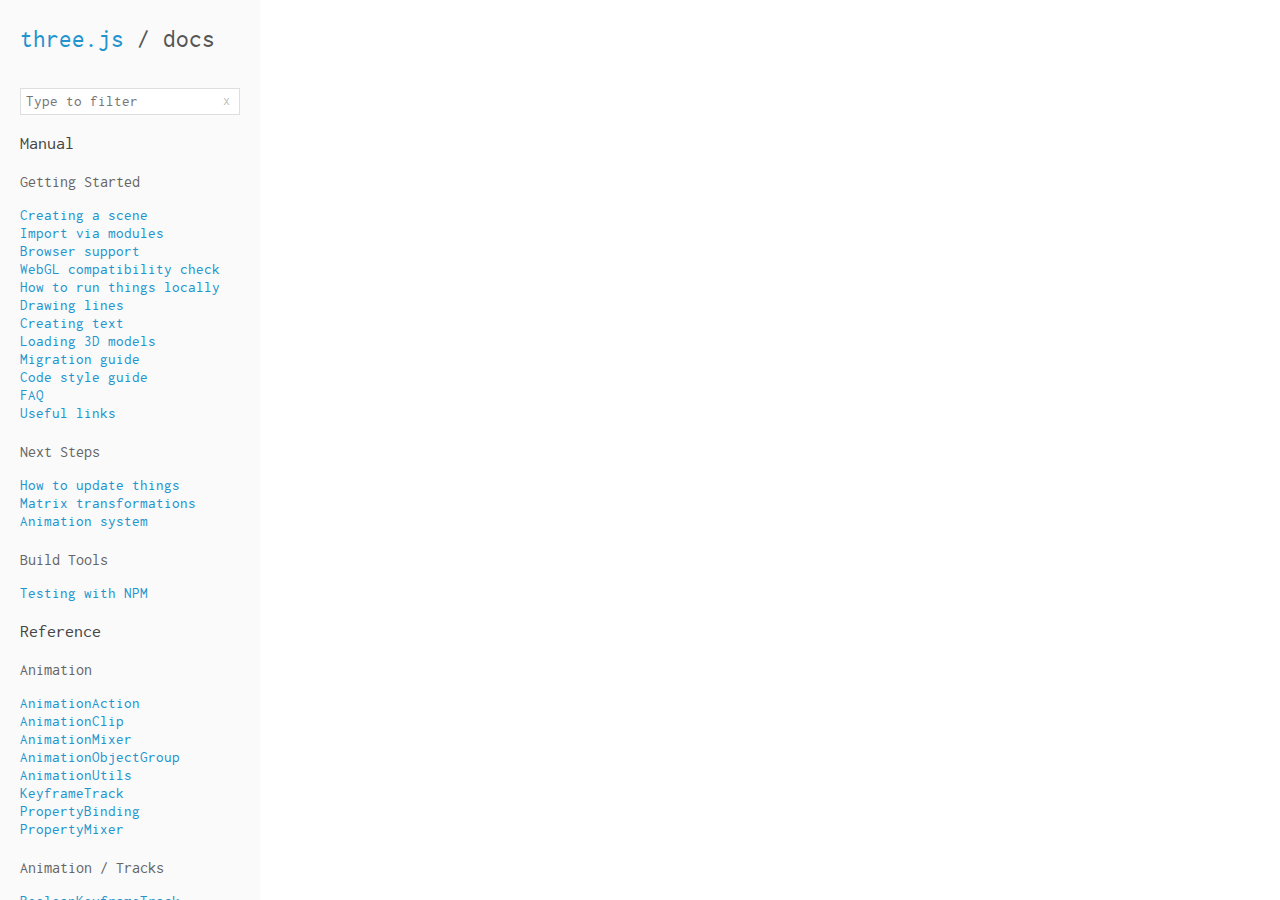
<file: docs/index.html>
<!DOCTYPE html>
<html lang="en">
	<head>
		<meta charset="utf-8">
		<title>three.js / documentation</title>
		<meta name="viewport" content="width=device-width, user-scalable=no, minimum-scale=1.0, maximum-scale=1.0">
		<link type="text/css" rel="stylesheet" href="index.css">
	</head>
	<body>

		<div id="panel" class="collapsed">

			<h1><a href="http://threejs.org">three.js</a> / docs</h1>

			<a id="expandButton" href="#">
				<span></span>
				<span></span>
				<span></span>
			</a>

			<div class="filterBlock" >
				<input type="text" id="filterInput" placeholder="Type to filter" autocorrect="off" autocapitalize="off" spellcheck="false">
				<a href="#" id="clearFilterButton">x</a>
			</div>
			<div id="content"></div>

		</div>

		<iframe name="viewer"></iframe>

		<script src="list.js"></script>

		<script>

			var panel = document.getElementById( 'panel' );
			var content = document.getElementById( 'content' );
			var clearFilterButton = document.getElementById( 'clearFilterButton' );
			var expandButton = document.getElementById( 'expandButton' );
			var filterInput = document.getElementById( 'filterInput' );
			var iframe = document.querySelector( 'iframe' );

			var pageProperties = {};
			var titles = {};
			var categoryElements = [];


			// Functionality for hamburger button (on small devices)

			expandButton.onclick = function ( event ) {

				event.preventDefault();
				panel.classList.toggle( 'collapsed' );

			};


			// Functionality for search/filter input field

			filterInput.oninput = function ( event ) {

				updateFilter();

			};


			// Functionality for filter clear button

			clearFilterButton.onclick = function ( event ) {

				event.preventDefault();

				filterInput.value = '';
				updateFilter();

			};

			// Activate content and title change on browser navigation

			window.onpopstate = createNewIframe;

			// Create the navigation panel and configure the iframe

			createNavigation();
			createNewIframe();

			// Navigation Panel

			function createLink( pageName, pageURL ) {

				var link = document.createElement( 'a' );
				link.href = pageURL + '.html';
				link.textContent = pageName;
				link.setAttribute( 'target', 'viewer' );
				link.addEventListener( 'click', function ( event ) {

					if ( event.button !== 0 || event.ctrlKey || event.altKey || event.metaKey ) return;

					window.location.hash = pageURL;
					panel.classList.add( 'collapsed' );

				} );

				return link;

			}

			function createNavigation() {

				// Create the navigation panel using data from list.js

				var navigation = document.createElement( 'div' );
				content.appendChild( navigation );

				for ( var section in list ) {

					// Create sections

					var categories = list[ section ];

					var sectionHead = document.createElement( 'h2' );
					sectionHead.textContent = section;
					navigation.appendChild( sectionHead );

					for ( var category in categories ) {

						// Create categories

						var pages = categories[ category ];

						var categoryContainer = document.createElement( 'div' );
						navigation.appendChild( categoryContainer );

						var categoryHead = document.createElement( 'h3' );
						categoryHead.textContent = category;
						categoryContainer.appendChild( categoryHead );

						var categoryContent = document.createElement( 'ul' );
						categoryContainer.appendChild( categoryContent );

						for ( var pageName in pages ) {

							// Create page links

							var pageURL = pages[ pageName ];

							var listElement = document.createElement( 'li' );
							categoryContent.appendChild( listElement );

							var linkElement = createLink( pageName, pageURL )
							listElement.appendChild( linkElement );

							// Gather the main properties for the current subpage

							pageProperties[ pageName ] = {
								section: section,
								category: category,
								pageURL: pageURL,
								linkElement: linkElement
							};

						// Gather the document titles (used for easy access on browser navigation)

						titles[ pageURL ] = pageName;

						}

						// Gather the category elements for easy access on filtering

						categoryElements.push( categoryContent );

					}

				}

			}


			// Filtering

			function updateFilter() {

				// (uncomment the following line and the "Query strings" section, if you want query strings):
				// updateQueryString();

				var regExp = new RegExp( filterInput.value, 'gi' );

				for ( var pageName in pageProperties ) {

					var linkElement = pageProperties[ pageName ].linkElement;
					var categoryClassList = linkElement.parentElement.classList;
					var filterResults = pageName.match( regExp );

					if ( filterResults && filterResults.length > 0 ) {

						// Accentuate matching characters

						for ( var i = 0; i < filterResults.length; i++ ) {

							var result = filterResults[ i ];

							if ( result !== '' ) {
								pageName = pageName.replace( result, '<b>' + result + '</b>' );
							}

						}

						categoryClassList.remove( 'hidden' );
						linkElement.innerHTML = pageName;

					} else {

						// Hide all non-matching page names

						categoryClassList.add( 'hidden' );

					}

				}

				displayFilteredPanel();

			}

			function displayFilteredPanel() {

				// Show/hide categories depending on their content
				// First check if at least one page in this category is not hidden

				categoryElements.forEach( function ( category ) {

					var pages = category.children;
					var pagesLength = pages.length;
					var sectionClassList = category.parentElement.classList;

					var hideCategory = true;

					for ( var i = 0; i < pagesLength; i ++ ) {

						var pageClassList = pages[ i ].classList;

						if ( ! pageClassList.contains( 'hidden' ) ) {

							hideCategory = false;

						}

					}

					// If and only if all page names are hidden, hide the whole category

					if ( hideCategory ) {

						sectionClassList.add( 'hidden' );

					} else {

						sectionClassList.remove( 'hidden' );

					}

				} );

			}


			// Routing

			function setUrlFragment( pageName ) {

				// Handle navigation from the subpages (iframes):
				// First separate the memeber (if existing) from the page name,
				// then identify the subpage's URL and set it as URL fragment (re-adding the member)

				var splitPageName = decomposePageName( pageName, '.', '.' );

				var currentProperties = pageProperties[ splitPageName[ 0 ] ];

				if ( currentProperties ) {

					window.location.hash = currentProperties.pageURL + splitPageName[ 1 ];

					createNewIframe();

				}

			}

			function createNewIframe() {

				// Change the content displayed in the iframe
				// First separate the member part of the fragment (if existing)

				var hash = window.location.hash.substring( 1 );
				var splitHash = decomposePageName( hash, '.', '#' );

				// Creating a new Iframe instead of assigning a new src is
				// a cross-browser solution to allow normal browser navigation;
				// - only assigning a new src would result in two history states each time.

				// Note: iframe.contentWindow.location.replace(hash) should work, too,
				// but it doesn't work in Edge with links from the subpages!

				var oldIframe;
				var subtitle;

				oldIframe = iframe;
				iframe = oldIframe.cloneNode();

				if(hash) {

					iframe.src = splitHash[ 0 ] + '.html' + splitHash[ 1 ];
					subtitle = titles[ splitHash[ 0 ] ] + splitHash[ 1 ] + ' - ';

				} else {

					iframe.src = '';
					subtitle = '';

				}

				document.body.replaceChild( iframe, oldIframe );
				document.title = subtitle + 'three.js docs';

			}

			function decomposePageName( pageName, oldDelimiter, newDelimiter ) {

				// Helper function for separating the member (if existing) from the pageName
				// For example: 'Geometry.morphTarget' can be converted to
				// ['Geometry', '.morphTarget'] or ['Geometry', '#morphTarget']
				// Note: According RFC 3986 no '#' allowed inside of an URL fragment!

				var parts = [];

				var dotIndex = pageName.indexOf( oldDelimiter );

				if ( dotIndex !== -1 ) {

					parts = pageName.split( oldDelimiter );
					parts[ 1 ] = newDelimiter + parts[ 1 ];

				} else {

					parts[ 0 ] = pageName;
					parts[ 1 ] = '';

				}

				return parts;

			}

			//

			console.log([
				'    __     __',
				' __/ __\\  / __\\__   ____   _____   _____',
				'/ __/  /\\/ /  /___\\/ ____\\/ _____\\/ _____\\',
				'\\/_   __/ /   _   / /  __/ / __  / / __  /_   __   _____',
				'/ /  / / /  / /  / /  / / /  ___/ /  ___/\\ _\\/ __\\/ _____\\',
				'\\/__/  \\/__/\\/__/\\/__/  \\/_____/\\/_____/\\/__/ /  / /  ___/',
				'                                         / __/  /  \\__  \\',
				'                                         \\/____/\\/_____/'
			].join('\n'));


		</script>

		<script src="../build/three.min.js"></script> <!-- console sandbox -->

	</body>

</html>
</file>
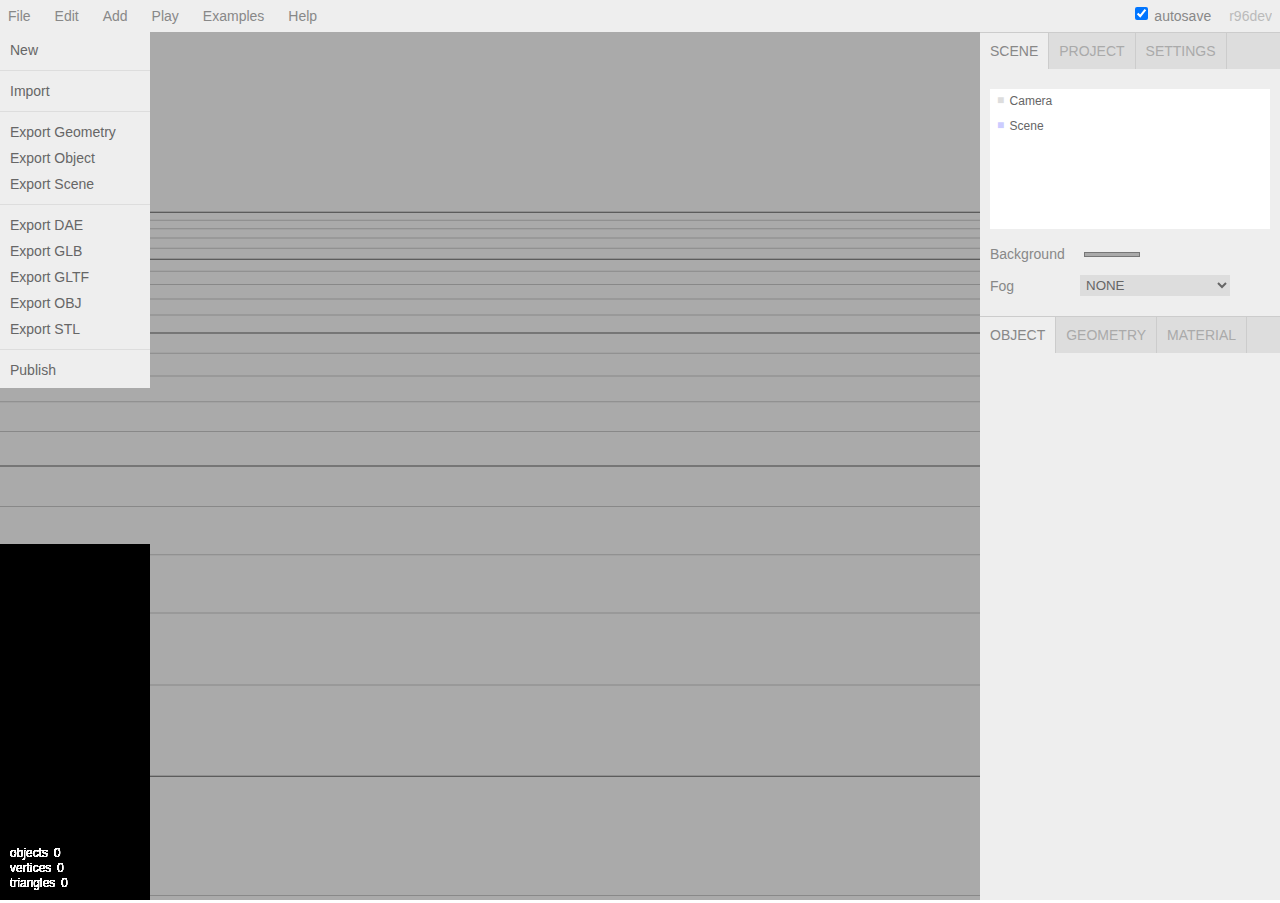
<file: editor/index.html>
<!DOCTYPE html>
<html lang="en">
	<head>
		<title>three.js / editor</title>
		<meta charset="utf-8">
		<meta name="viewport" content="width=device-width, user-scalable=no, minimum-scale=1.0, maximum-scale=1.0">
		<!-- Origin Trial Token, feature = WebVR (For Chrome M62+), origin = https://threejs.org, expires = 2018-08-30 -->
		<meta http-equiv="origin-trial" data-feature="WebVR (For Chrome M62+)" data-expires="2018-08-30" content="Ag80lPFLAvRyqP2W5I5XBzACxrTAQTWa3cXebXzq+WzW66nlQa6lvejGg1gdAMrzYbY6jUWp8g08kEnzb6svVgcAAABQeyJvcmlnaW4iOiJodHRwczovL3RocmVlanMub3JnOjQ0MyIsImZlYXR1cmUiOiJXZWJWUjEuMU02MiIsImV4cGlyeSI6MTUzNTYzNjYxOX0=">
		<!-- Origin Trial Token, feature = WebXR Device API, origin = https://threejs.org, expires = 2018-08-28 -->
		<meta http-equiv="origin-trial" data-feature="WebXR Device API" data-expires="2018-08-28" content="Ag7nJS0Q6nBKfmRY1XLKHslnz73amLhaf8RoFpYz36MpMq0oa30AETLXer74BIwa3t8uDXlR0n4W9f/o674Rqw4AAABQeyJvcmlnaW4iOiJodHRwczovL3RocmVlanMub3JnOjQ0MyIsImZlYXR1cmUiOiJXZWJYUkRldmljZSIsImV4cGlyeSI6MTUzNTQxNDQwMH0=">
		<!-- Origin Trial Token, feature = WebXR Gamepad Support, origin = https://threejs.org, expires = 2018-08-28 -->
		<meta http-equiv="origin-trial" data-feature="WebXR Gamepad Support" data-expires="2018-08-28" content="AsflqqNG2L/Eepy8xSwCYwWH5U7w3nN7Ak137jGxMeBFz9lqQVcMBqMTcMw6ZkxThB7ZM2Cn7hgPqX++ZlgC9wMAAABYeyJvcmlnaW4iOiJodHRwczovL3RocmVlanMub3JnOjQ0MyIsImZlYXR1cmUiOiJXZWJYUkdhbWVwYWRTdXBwb3J0IiwiZXhwaXJ5IjoxNTM1NDE0NDAwfQ==">
	</head>
	<body ontouchstart="">
		<link href="css/main.css" rel="stylesheet" />
		<link id="theme" href="css/light.css" rel="stylesheet" />

		<script src="../build/three.js"></script>
		<script src="../examples/js/libs/system.min.js"></script>

		<script src="../examples/js/controls/EditorControls.js"></script>
		<script src="../examples/js/controls/TransformControls.js"></script>

		<script src="../examples/js/libs/jszip.min.js"></script>
		<script src="../examples/js/libs/inflate.min.js"></script> <!-- FBX -->

		<script src="../examples/js/loaders/AMFLoader.js"></script>
		<script src="../examples/js/loaders/AWDLoader.js"></script>
		<script src="../examples/js/loaders/BabylonLoader.js"></script>
		<script src="../examples/js/loaders/ColladaLoader.js"></script>
		<script src="../examples/js/loaders/FBXLoader.js"></script>
		<script src="../examples/js/loaders/GLTFLoader.js"></script>
		<script src="../examples/js/loaders/deprecated/LegacyGLTFLoader.js"></script>
		<script src="../examples/js/loaders/KMZLoader.js"></script>
		<script src="../examples/js/loaders/MD2Loader.js"></script>
		<script src="../examples/js/loaders/OBJLoader.js"></script>
		<script src="../examples/js/loaders/MTLLoader.js"></script>
		<script src="../examples/js/loaders/PlayCanvasLoader.js"></script>
		<script src="../examples/js/loaders/PLYLoader.js"></script>
		<script src="../examples/js/loaders/STLLoader.js"></script>
		<script src="../examples/js/loaders/SVGLoader.js"></script>
		<script src="../examples/js/loaders/TGALoader.js"></script>
		<script src="../examples/js/loaders/TDSLoader.js"></script>
		<script src="../examples/js/loaders/VRMLLoader.js"></script>
		<script src="../examples/js/loaders/VTKLoader.js"></script>
		<script src="../examples/js/loaders/ctm/lzma.js"></script>
		<script src="../examples/js/loaders/ctm/ctm.js"></script>
		<script src="../examples/js/loaders/ctm/CTMLoader.js"></script>

		<script src="../examples/js/exporters/ColladaExporter.js"></script>
		<script src="../examples/js/exporters/GLTFExporter.js"></script>
		<script src="../examples/js/exporters/OBJExporter.js"></script>
		<script src="../examples/js/exporters/STLExporter.js"></script>

		<script src="../examples/js/renderers/Projector.js"></script>
		<script src="../examples/js/renderers/CanvasRenderer.js"></script>
		<script src="../examples/js/renderers/RaytracingRenderer.js"></script>
		<script src="../examples/js/renderers/SoftwareRenderer.js"></script>
		<script src="../examples/js/renderers/SVGRenderer.js"></script>

		<link rel="stylesheet" href="js/libs/codemirror/codemirror.css">
		<link rel="stylesheet" href="js/libs/codemirror/theme/monokai.css">
		<script src="js/libs/codemirror/codemirror.js"></script>
		<script src="js/libs/codemirror/mode/javascript.js"></script>
		<script src="js/libs/codemirror/mode/glsl.js"></script>

		<script src="js/libs/esprima.js"></script>
		<script src="js/libs/jsonlint.js"></script>
		<script src="js/libs/glslprep.min.js"></script>

		<link rel="stylesheet" href="js/libs/codemirror/addon/dialog.css">
		<link rel="stylesheet" href="js/libs/codemirror/addon/show-hint.css">
		<link rel="stylesheet" href="js/libs/codemirror/addon/tern.css">
		<script src="js/libs/codemirror/addon/dialog.js"></script>
		<script src="js/libs/codemirror/addon/show-hint.js"></script>
		<script src="js/libs/codemirror/addon/tern.js"></script>
		<script src="js/libs/acorn/acorn.js"></script>
		<script src="js/libs/acorn/acorn_loose.js"></script>
		<script src="js/libs/acorn/walk.js"></script>
		<script src="js/libs/ternjs/polyfill.js"></script>
		<script src="js/libs/ternjs/signal.js"></script>
		<script src="js/libs/ternjs/tern.js"></script>
		<script src="js/libs/ternjs/def.js"></script>
		<script src="js/libs/ternjs/comment.js"></script>
		<script src="js/libs/ternjs/infer.js"></script>
		<script src="js/libs/ternjs/doc_comment.js"></script>
		<script src="js/libs/tern-threejs/threejs.js"></script>

		<script src="js/libs/signals.min.js"></script>
		<script src="js/libs/ui.js"></script>
		<script src="js/libs/ui.three.js"></script>

		<script src="js/libs/app.js"></script>
		<script src="js/Player.js"></script>
		<script src="js/Script.js"></script>

		<script src="../examples/js/vr/WebVR.js"></script>

		<script src="js/Storage.js"></script>

		<script src="js/Editor.js"></script>
		<script src="js/Config.js"></script>
		<script src="js/History.js"></script>
		<script src="js/Loader.js"></script>
		<script src="js/Menubar.js"></script>
		<script src="js/Menubar.File.js"></script>
		<script src="js/Menubar.Edit.js"></script>
		<script src="js/Menubar.Add.js"></script>
		<script src="js/Menubar.Play.js"></script>
		<!-- <script src="js/Menubar.View.js"></script> -->
		<script src="js/Menubar.Examples.js"></script>
		<script src="js/Menubar.Help.js"></script>
		<script src="js/Menubar.Status.js"></script>
		<script src="js/Sidebar.js"></script>
		<script src="js/Sidebar.Scene.js"></script>
		<script src="js/Sidebar.Project.js"></script>
		<script src="js/Sidebar.Settings.js"></script>
		<script src="js/Sidebar.Settings.Shortcuts.js"></script>
		<script src="js/Sidebar.Settings.Viewport.js"></script>
		<script src="js/Sidebar.Properties.js"></script>
		<script src="js/Sidebar.Object.js"></script>
		<script src="js/Sidebar.Geometry.js"></script>
		<script src="js/Sidebar.Geometry.Geometry.js"></script>
		<script src="js/Sidebar.Geometry.BufferGeometry.js"></script>
		<script src="js/Sidebar.Geometry.Modifiers.js"></script>
		<script src="js/Sidebar.Geometry.BoxGeometry.js"></script>
		<script src="js/Sidebar.Geometry.CircleGeometry.js"></script>
		<script src="js/Sidebar.Geometry.CylinderGeometry.js"></script>
		<script src="js/Sidebar.Geometry.IcosahedronGeometry.js"></script>
		<script src="js/Sidebar.Geometry.PlaneGeometry.js"></script>
		<script src="js/Sidebar.Geometry.SphereGeometry.js"></script>
		<script src="js/Sidebar.Geometry.TorusGeometry.js"></script>
		<script src="js/Sidebar.Geometry.TorusKnotGeometry.js"></script>
		<script src="../examples/js/geometries/TeapotBufferGeometry.js"></script>
		<script src="js/Sidebar.Geometry.TeapotBufferGeometry.js"></script>
		<script src="js/Sidebar.Geometry.LatheGeometry.js"></script>
		<script src="js/Sidebar.Material.js"></script>
		<script src="js/Sidebar.Animation.js"></script>
		<script src="js/Sidebar.Script.js"></script>
		<script src="js/Sidebar.History.js"></script>
		<script src="js/Toolbar.js"></script>
		<script src="js/Viewport.js"></script>
		<script src="js/Viewport.Info.js"></script>

		<script src="js/Command.js"></script>
		<script src="js/commands/AddObjectCommand.js"></script>
		<script src="js/commands/RemoveObjectCommand.js"></script>
		<script src="js/commands/MoveObjectCommand.js"></script>
		<script src="js/commands/SetPositionCommand.js"></script>
		<script src="js/commands/SetRotationCommand.js"></script>
		<script src="js/commands/SetScaleCommand.js"></script>
		<script src="js/commands/SetValueCommand.js"></script>
		<script src="js/commands/SetUuidCommand.js"></script>
		<script src="js/commands/SetColorCommand.js"></script>
		<script src="js/commands/SetGeometryCommand.js"></script>
		<script src="js/commands/SetGeometryValueCommand.js"></script>
		<script src="js/commands/MultiCmdsCommand.js"></script>
		<script src="js/commands/AddScriptCommand.js"></script>
		<script src="js/commands/RemoveScriptCommand.js"></script>
		<script src="js/commands/SetScriptValueCommand.js"></script>
		<script src="js/commands/SetMaterialCommand.js"></script>
		<script src="js/commands/SetMaterialValueCommand.js"></script>
		<script src="js/commands/SetMaterialColorCommand.js"></script>
		<script src="js/commands/SetMaterialMapCommand.js"></script>
		<script src="js/commands/SetSceneCommand.js"></script>

		<script src="js/libs/html2canvas.js"></script>
		<script src="js/libs/three.html.js"></script>

		<script>

			window.URL = window.URL || window.webkitURL;
			window.BlobBuilder = window.BlobBuilder || window.WebKitBlobBuilder || window.MozBlobBuilder;

			Number.prototype.format = function (){
				return this.toString().replace(/(\d)(?=(\d{3})+(?!\d))/g, "$1,");
			};

			//

			var editor = new Editor();

			var viewport = new Viewport( editor );
			document.body.appendChild( viewport.dom );

			var toolbar = new Toolbar( editor );
			document.body.appendChild( toolbar.dom );

			var script = new Script( editor );
			document.body.appendChild( script.dom );

			var player = new Player( editor );
			document.body.appendChild( player.dom );

			var menubar = new Menubar( editor );
			document.body.appendChild( menubar.dom );

			var sidebar = new Sidebar( editor );
			document.body.appendChild( sidebar.dom );

			var modal = new UI.Modal();
			document.body.appendChild( modal.dom );

			//

			editor.setTheme( editor.config.getKey( 'theme' ) );

			editor.storage.init( function () {

				editor.storage.get( function ( state ) {

					if ( isLoadingFromHash ) return;

					if ( state !== undefined ) {

						editor.fromJSON( state );

					}

					var selected = editor.config.getKey( 'selected' );

					if ( selected !== undefined ) {

						editor.selectByUuid( selected );

					}

				} );

				//

				var timeout;

				function saveState( scene ) {

					if ( editor.config.getKey( 'autosave' ) === false ) {

						return;

					}

					clearTimeout( timeout );

					timeout = setTimeout( function () {

						editor.signals.savingStarted.dispatch();

						timeout = setTimeout( function () {

							editor.storage.set( editor.toJSON() );

							editor.signals.savingFinished.dispatch();

						}, 100 );

					}, 1000 );

				};

				var signals = editor.signals;

				signals.geometryChanged.add( saveState );
				signals.objectAdded.add( saveState );
				signals.objectChanged.add( saveState );
				signals.objectRemoved.add( saveState );
				signals.materialChanged.add( saveState );
				signals.sceneBackgroundChanged.add( saveState );
				signals.sceneFogChanged.add( saveState );
				signals.sceneGraphChanged.add( saveState );
				signals.scriptChanged.add( saveState );
				signals.historyChanged.add( saveState );

				signals.showModal.add( function ( content ) {

					modal.show( content );

				} );

			} );

			//

			document.addEventListener( 'dragover', function ( event ) {

				event.preventDefault();
				event.dataTransfer.dropEffect = 'copy';

			}, false );

			document.addEventListener( 'drop', function ( event ) {

				event.preventDefault();

				if ( event.dataTransfer.files.length > 0 ) {

					editor.loader.loadFile( event.dataTransfer.files[ 0 ] );

				}

			}, false );

			function onWindowResize( event ) {

				editor.signals.windowResize.dispatch();

			}

			window.addEventListener( 'resize', onWindowResize, false );

			onWindowResize();

			//

			var isLoadingFromHash = false;
			var hash = window.location.hash;

			if ( hash.substr( 1, 5 ) === 'file=' ) {

				var file = hash.substr( 6 );

				if ( confirm( 'Any unsaved data will be lost. Are you sure?' ) ) {

					var loader = new THREE.FileLoader();
					loader.crossOrigin = '';
					loader.load( file, function ( text ) {

						editor.clear();
						editor.fromJSON( JSON.parse( text ) );

					} );

					isLoadingFromHash = true;

				}

			}

			/*
			window.addEventListener( 'message', function ( event ) {

				editor.clear();
				editor.fromJSON( event.data );

			}, false );
			*/

		</script>
	</body>
</html>
</file>
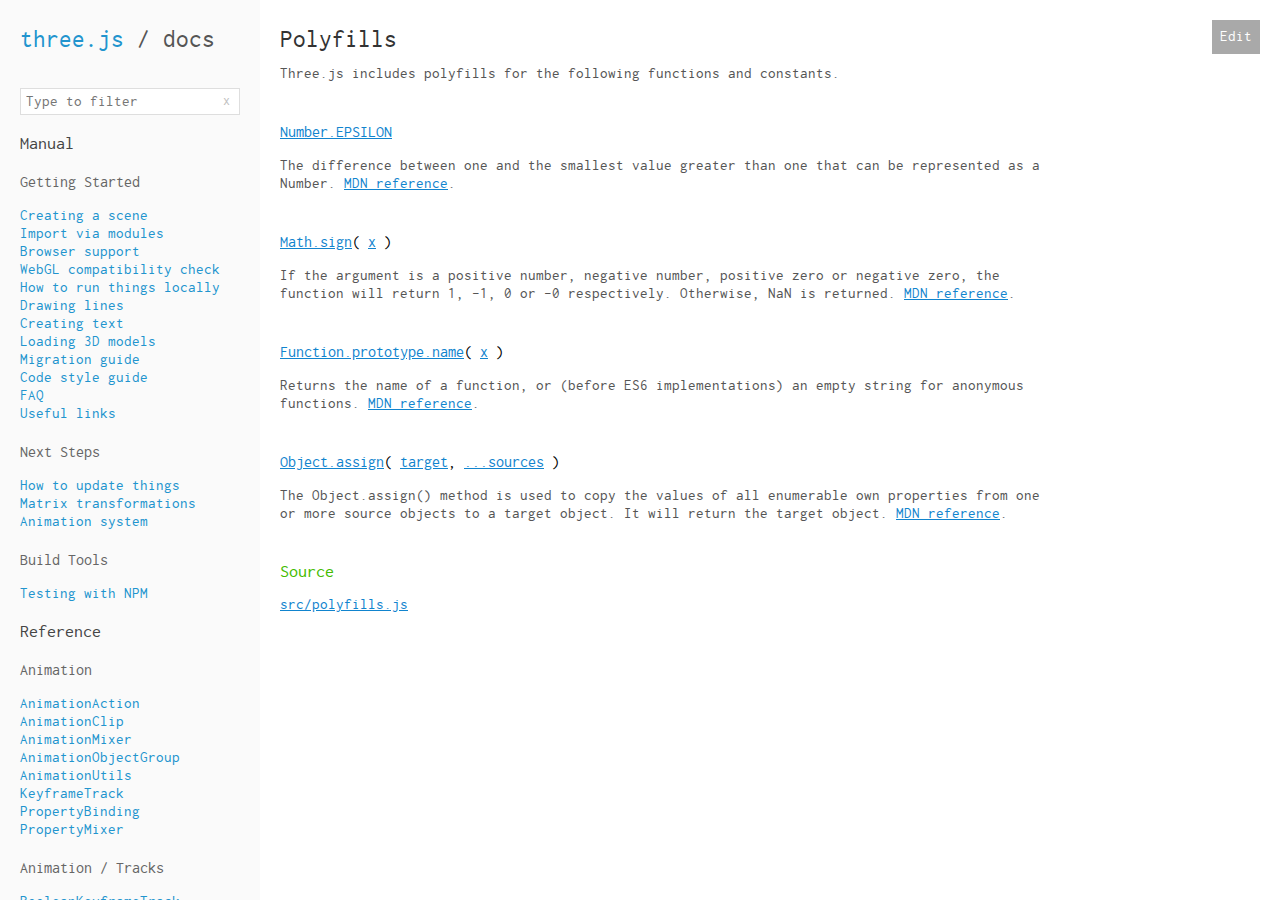
<file: docs/api/Polyfills.html>
<!DOCTYPE html>
<html lang="en">
	<head>
		<meta charset="utf-8" />
		<base href="../" />
		<script src="list.js"></script>
		<script src="page.js"></script>
		<link type="text/css" rel="stylesheet" href="page.css" />
	</head>
	<body>

		<h1>Polyfills</h1>

		<p class="desc">Three.js includes polyfills for the following functions and constants.</p>

		<h3>[page:Number.EPSILON Number.EPSILON]</h3>
		<p>
			 The difference between one and the smallest value greater than one that can be represented as a Number.
			 [link:https://developer.mozilla.org/en-US/docs/Web/JavaScript/Reference/Global_Objects/Number/EPSILON MDN reference].
		</p>

		<h3>[page:Math.sign Math.sign]( [page:Number x] )</h3>
		<p>
			If the argument is a positive number, negative number, positive zero or negative zero,
			the function will return 1, -1, 0 or -0 respectively. Otherwise, NaN is returned.
			[link:https://developer.mozilla.org/en-US/docs/Web/JavaScript/Reference/Global_Objects/Math/sign MDN reference].
		</p>

		<h3>[page:Function.prototype.name Function.prototype.name]( [page:Number x] )</h3>
		<p>
			Returns the name of a function, or (before ES6 implementations) an empty string for anonymous functions.
			[link:https://developer.mozilla.org/en-US/docs/Web/JavaScript/Reference/Global_Objects/Function/name MDN reference].
		</p>

		<h3>[page:Object.assign Object.assign]( [page:Object target], [page:Object ...sources] )</h3>
		<p>
			The Object.assign() method is used to copy the values of all enumerable own properties from one or more source objects to a target object.
			It will return the target object.
			[link:https://developer.mozilla.org/en-US/docs/Web/JavaScript/Reference/Global_Objects/Object/assign MDN reference].
		</p>

		<h2>Source</h2>

		[link:https://github.com/mrdoob/three.js/blob/master/src/polyfills.js src/polyfills.js]
	</body>
</html>
</file>
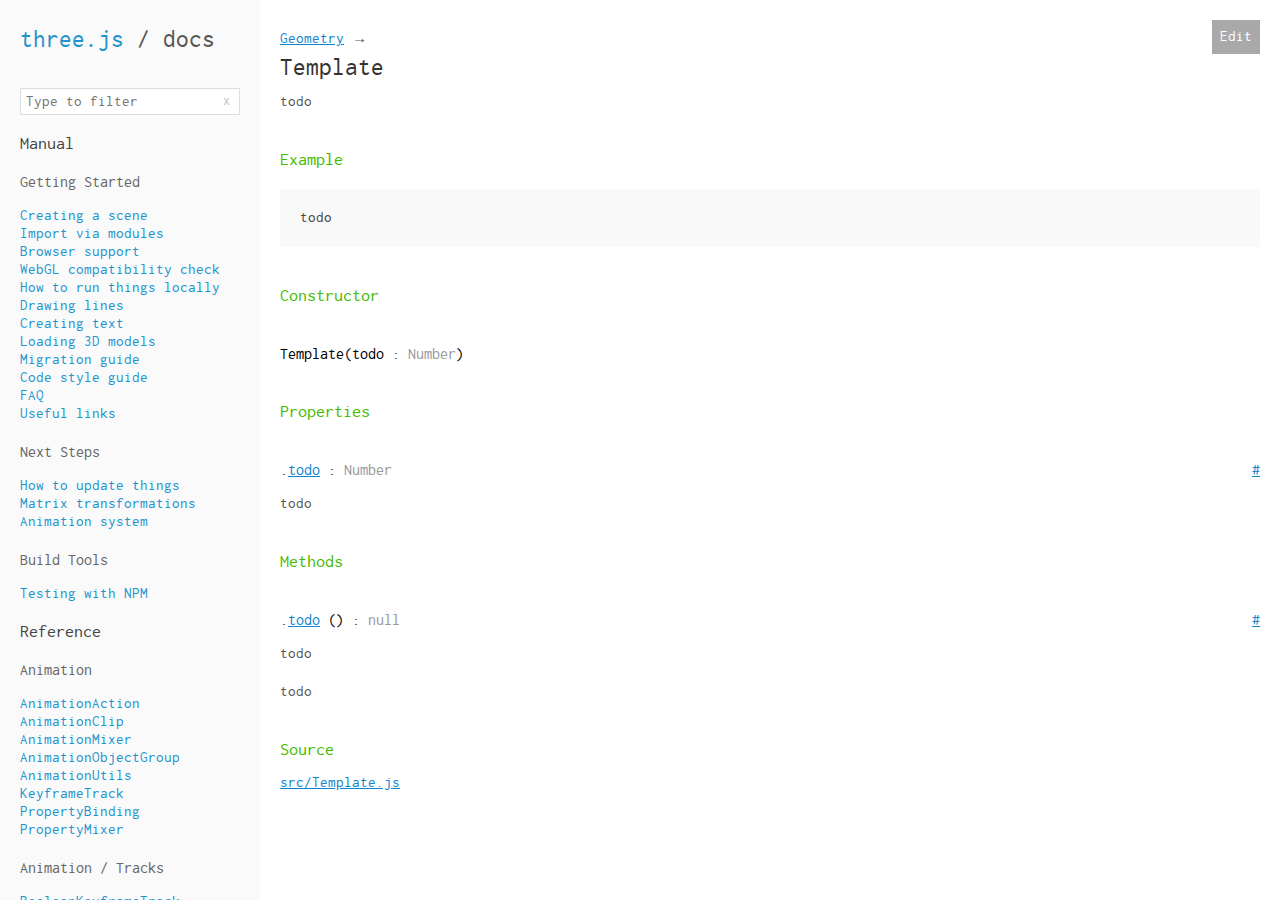
<file: docs/api/Template.html>
<!DOCTYPE html>
<html lang="en">
	<head>
		<meta charset="utf-8" />
		<base href="../" />
		<script src="list.js"></script>
		<script src="page.js"></script>
		<link type="text/css" rel="stylesheet" href="page.css" />
	</head>
	<body>
		[page:Geometry] &rarr;

		<h1>[name]</h1>

		<p class="desc">todo</p>


		<h2>Example</h2>

		<code>todo</code>


		<h2>Constructor</h2>

		<h3>[name]([param:Number todo])</h3>
		<p></p>


		<h2>Properties</h2>

		<h3>[property:Number todo]</h3>
		<p>
		todo
		</p>


		<h2>Methods</h2>

		<h3>[method:null todo]()</h3>
		<p>todo</p>
		<p>todo</p>


		<h2>Source</h2>

		[link:https://github.com/mrdoob/three.js/blob/master/src/[path].js src/[path].js]
	</body>
</html>
</file>
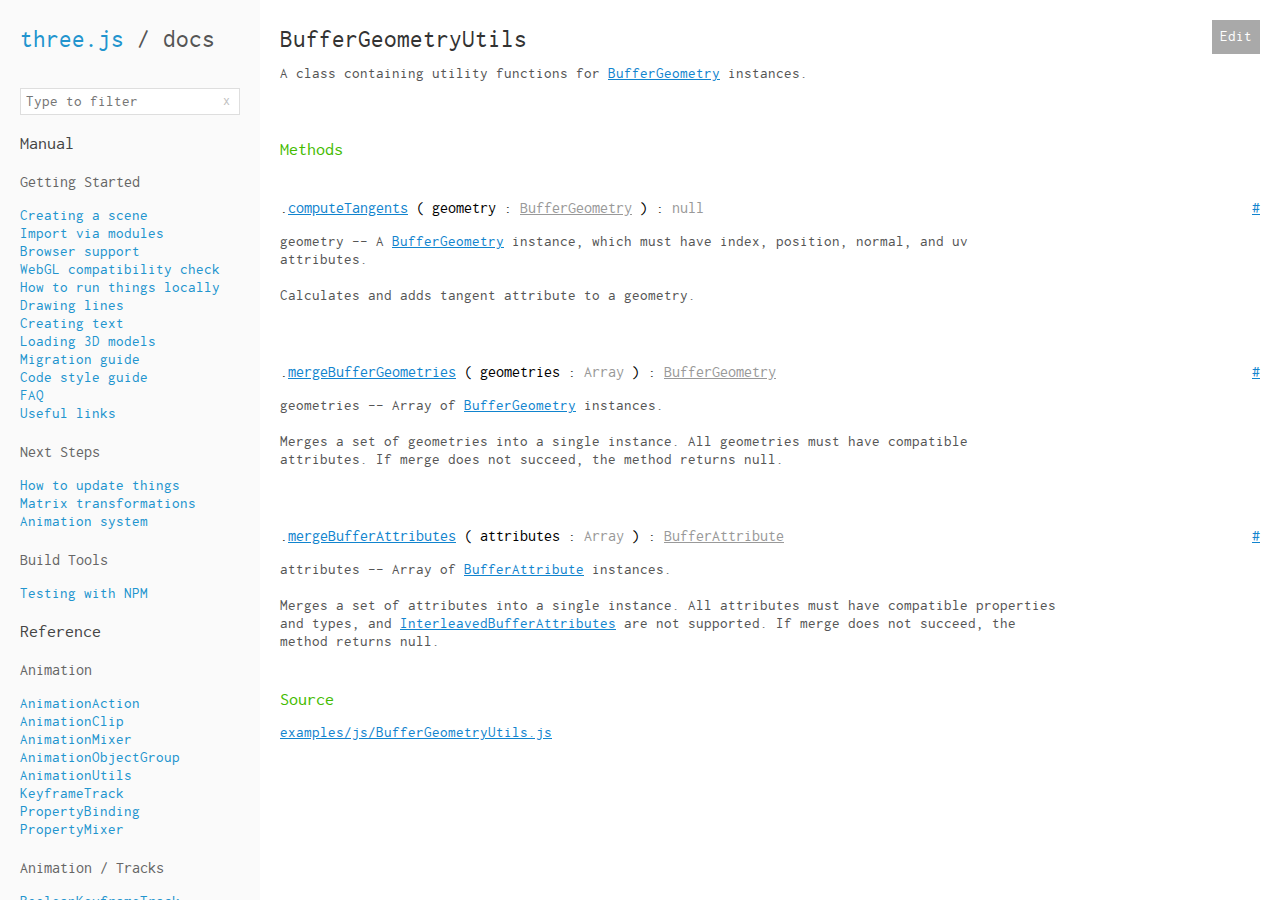
<file: docs/examples/BufferGeometryUtils.html>
<!DOCTYPE html>
<html lang="en">
  <head>
    <meta charset="utf-8" />
    <base href="../" />
    <script src="list.js"></script>
    <script src="page.js"></script>
    <link type="text/css" rel="stylesheet" href="page.css" />
  </head>
  <body>
    <h1>[name]</h1>

    <p class="desc">
    A class containing utility functions for [page:BufferGeometry BufferGeometry] instances.<br /><br />
    </p>


    <h2>Methods</h2>

    <h3>[method:null computeTangents]( [param:BufferGeometry geometry] )</h3>
    <p>
    geometry -- A [page:BufferGeometry BufferGeometry] instance, which must have index, position, normal, and uv attributes.<br /><br />

    Calculates and adds tangent attribute to a geometry.<br /><br />

    </p>

    <h3>[method:BufferGeometry mergeBufferGeometries]( [param:Array geometries] )</h3>
    <p>
    geometries -- Array of [page:BufferGeometry BufferGeometry] instances.<br /><br />

    Merges a set of geometries into a single instance. All geometries must have compatible attributes.
    If merge does not succeed, the method returns null.<br /><br />

    </p>

    <h3>[method:BufferAttribute mergeBufferAttributes]( [param:Array attributes] )</h3>
    <p>
    attributes -- Array of [page:BufferAttribute BufferAttribute] instances.<br /><br />

    Merges a set of attributes into a single instance. All attributes must have compatible properties
    and types, and [page:InterleavedBufferAttribute InterleavedBufferAttributes] are not supported. If merge does not succeed, the method
    returns null.

    </p>

    <h2>Source</h2>

    [link:https://github.com/mrdoob/three.js/blob/master/examples/js/BufferGeometryUtils.js examples/js/BufferGeometryUtils.js]
  </body>
</html>
</file>
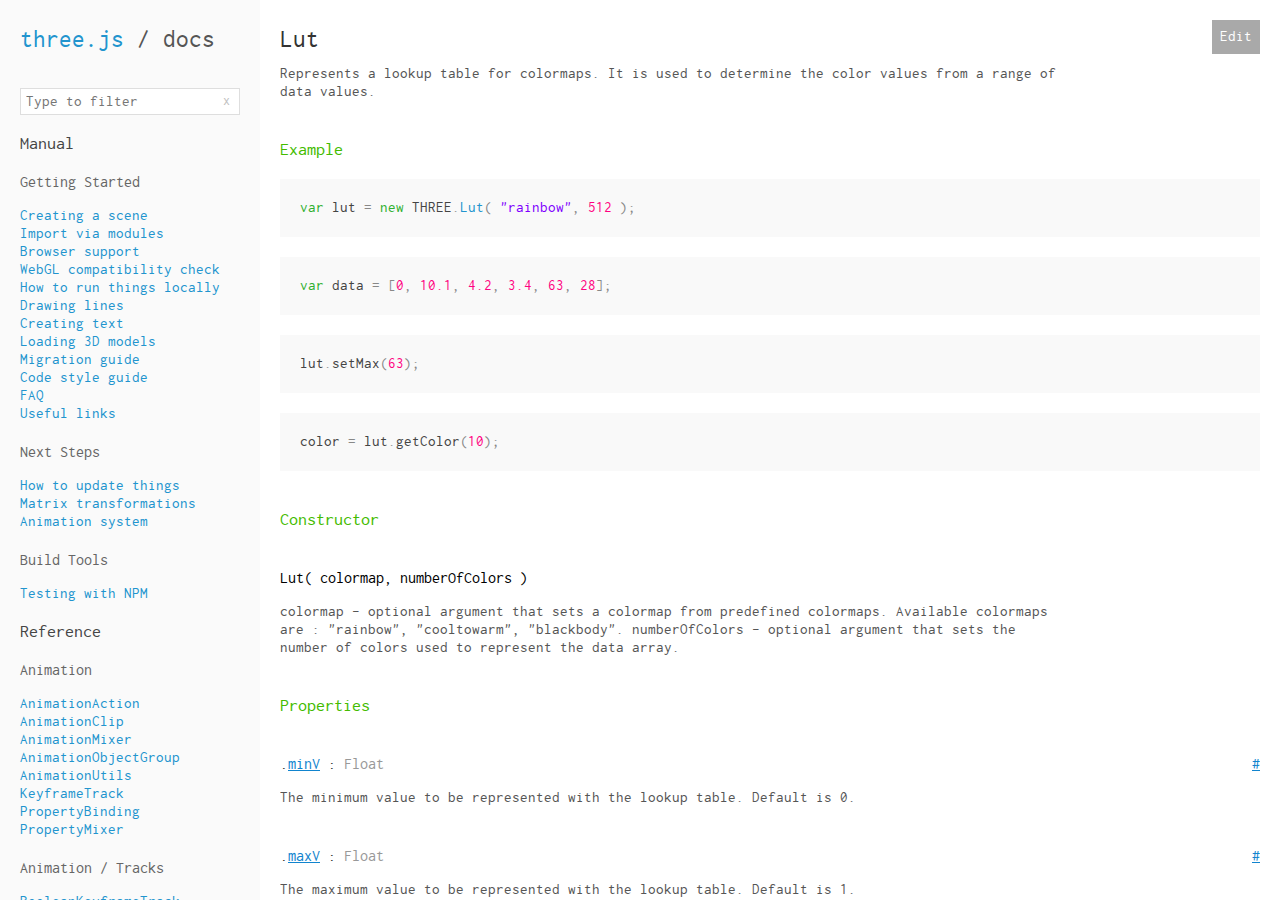
<file: docs/examples/Lut.html>
<!DOCTYPE html>
<html lang="en">
	<head>
		<meta charset="utf-8" />
		<base href="../" />
		<script src="list.js"></script>
		<script src="page.js"></script>
		<link type="text/css" rel="stylesheet" href="page.css" />
	</head>
	<body>
		<h1>[name]</h1>

		<p class="desc">
		Represents a lookup table for colormaps. It is used to determine the color values from a range of data values.
		</p>


		<h2>Example</h2>
		<code>var lut = new THREE.Lut( "rainbow", 512 );</code>
		<code>var data = [0, 10.1, 4.2, 3.4, 63, 28];</code>
		<code>lut.setMax(63);</code>
		<code>color = lut.getColor(10);</code>

		<h2>Constructor</h2>


		<h3>[name]( colormap, numberOfColors )</h3>
		<p>
		colormap - optional argument that sets a colormap from predefined colormaps. Available colormaps are : "rainbow", "cooltowarm", "blackbody".
		numberOfColors - optional argument that sets the number of colors used to represent the data array.
		</p>

		<h2>Properties</h2>

		<h3>[property:Float minV]</h3>
		<p>
		The minimum value to be represented with the lookup table. Default is 0.
		</p>

		<h3>[property:Float maxV]</h3>
		<p>
		The maximum value to be represented with the lookup table. Default is 1.
		</p>

		<h3>.[legend]</h3>
		<p>
		The legend of the lookup table.
		</p>

		<h2>Methods</h2>

		<h3>[method:null copy]( [param:Lut lut] ) [param:Lut this]</h3>
		<p>
		color — Lut to copy.
		</p>
		<p>
		Copies given lut.
		</p>

		<h3>.setLegendOn [parameters]</h3>
		<p>
		parameters - { layout: value, position: { x: value, y: value, z: value }, dimensions: { width: value, height: value } }
		layout — Horizontal or vertical layout. Default is vertical.<br />
		position — The position x,y,z of the legend.<br />
		dimensions — The dimensions (width and height) of the legend.<br />
		</p>
		<p>
		Sets this Lut with the legend on.
		</p>

		<h3>.setLegendOff</h3>
		<p>
		</p>
		<p>
		Sets this Lut with the legend off.
		</p>

    <h3>.setLegendLabels [parameters, callback]</h3>
		<p>
		parameters - { fontsize: value, fontface: value, title: value, um: value, ticks: value, decimal: value, notation: value }
		fontsize — Font size to be used for labels.<br />
		fontface — Font type to be used for labels.<br />
		title — The title of the legend.<br />
		um — The unit of measurements of the legend.<br />
		ticks — The number of ticks to be displayed.<br />
		decimal — The number of decimals to be used for legend values.<br />
		notation — Legend notation: standard (default) or scientific.<br />
		callback — An optional callback to be used to format the legend labels.<br />
		</p>
		<p>
		Sets the labels of the legend of this Lut.
		</p>

		<h3>[method:Lut setminV]( [param:Float minV] )</h3>
		<p>
		minV — The minimum value to be represented with the lookup table.<br />
		</p>
		<p>
		Sets this Lut with the minimum value to be represented.
		</p>

		<h3>[method:Lut setmaxV]( [param:Float maxV] )</h3>
		<p>
		maxV — The maximum value to be represented with the lookup table.<br />
		</p>
		<p>
		Sets this Lut with the maximum value to be represented.
		</p>

		<h3>[method:Lut changeNumberOfColors]( [param:Float numberOfColors] )</h3>
		<p>
		numberOfColors — The number of colors to be used to represent the data array.<br />
		</p>
		<p>
		Sets this Lut with the number of colors to be used.
		</p>

		<h3>[method:Lut changeColorMap]( [param:Float colorMap] )</h3>
		<p>
		colorMap — The name of the color map to be used to represent the data array.<br />
		</p>
		<p>
		Sets this Lut with the colormap to be used.
		</p>

		<h3>[method:Lut addColorMap]( colorMapName, arrayOfColors )</h3>
		<p>
		Insert a new color map into the set of available color maps.
		</p>

		<h3>[method:Lut getColor]( value ) [param:Lut this]</h3>
		<p>
		value -- the data value to be displayed as a color.
		</p>
		<p>
		Returns a [page:Color].
		</p>

		<h2>Source</h2>

		[link:https://github.com/mrdoob/three.js/blob/master/examples/js/math/[path].js examples/js/math/[path].js]
	</body>
</html>
</file>
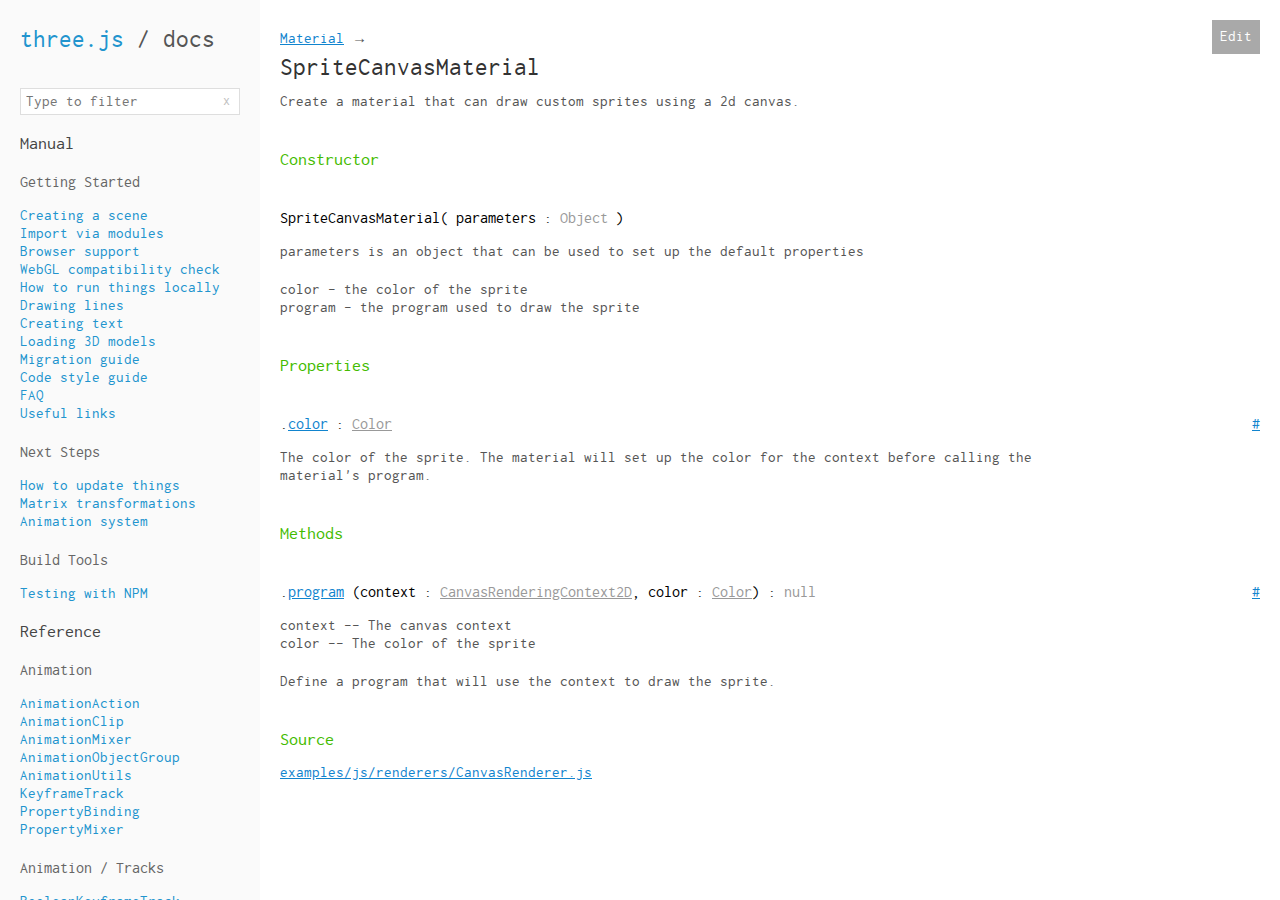
<file: docs/examples/SpriteCanvasMaterial.html>
<!DOCTYPE html>
<html lang="en">
	<head>
		<meta charset="utf-8" />
		<base href="../" />
		<script src="list.js"></script>
		<script src="page.js"></script>
		<link type="text/css" rel="stylesheet" href="page.css" />
	</head>
	<body>
		[page:Material] &rarr;

		<h1>[name]</h1>

		<p class="desc">Create a material that can draw custom sprites using a 2d canvas.</p>


		<h2>Constructor</h2>


		<h3>[name]( [param:Object parameters] )</h3>
		<p>
		parameters is an object that can be used to set up the default properties
		</p>
		<p>
		color - the color of the sprite<br/>
		program - the program used to draw the sprite
		</p>


		<h2>Properties</h2>



		<h3>[property:Color color]</h3>
		<p>
		The color of the sprite. The material will set up the color for the context before calling the material's program.
		</p>

		<h2>Methods</h2>



		<h3>[method:null program]([param:CanvasRenderingContext2D context], [param:Color color])</h3>
		<p>
		context -- The canvas context <br />
		color -- The color of the sprite
		</p>
		<p>
			Define a program that will use the context to draw the sprite.
		</p>

		<h2>Source</h2>

		[link:https://github.com/mrdoob/three.js/blob/master/examples/js/renderers/CanvasRenderer.js examples/js/renderers/CanvasRenderer.js]
	</body>
</html>
</file>
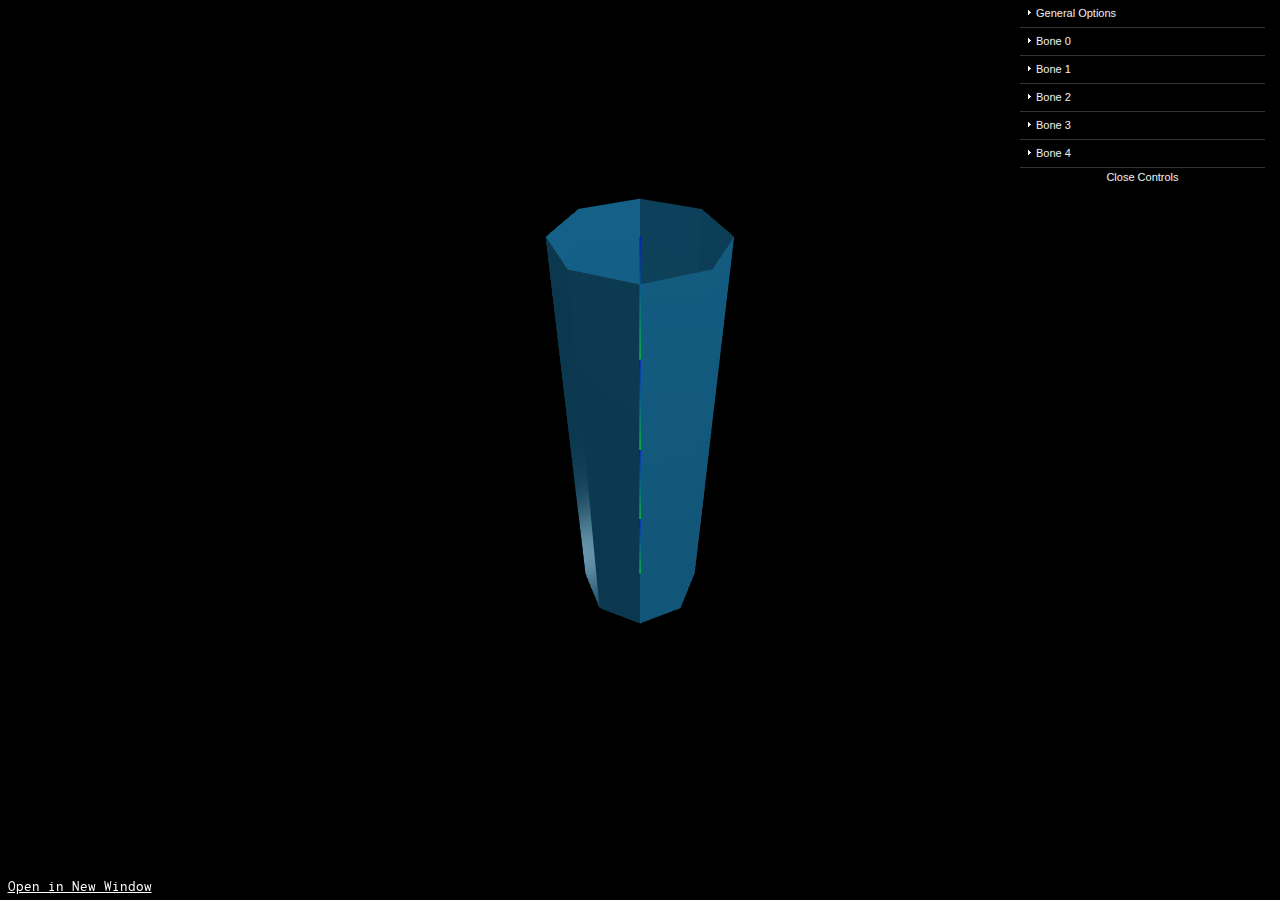
<file: docs/scenes/bones-browser.html>
<!DOCTYPE html>
<html lang="en">
	<head>
		<meta charset="utf-8">
		<title>Three.js Bones Browser</title>
		<style>
			@font-face {
				font-family: 'inconsolata';
				src: url('../files/inconsolata.woff') format('woff');
				font-weight: normal;
				font-style: normal;
			}

			body {
				margin:0;
				font-family: 'inconsolata';
				font-size: 15px;
				line-height: 18px;
				overflow: hidden;
			}

			canvas { width: 100%; height: 100% }

			#newWindow {
				display: block;
				position: absolute;
				bottom: 0.3em;
				left: 0.5em;
				color: #fff;
			}
		</style>
	</head>
	<body>

		<a id='newWindow' href='./bones-browser.html' target='_blank'>Open in New Window</a>

		<script src="../../build/three.min.js"></script>
		<script src='../../examples/js/libs/dat.gui.min.js'></script>
		<script src="../../examples/js/controls/OrbitControls.js"></script>

		<script>

			var gui, scene, camera, renderer, orbit, lights, mesh, bones, skeletonHelper;

			var state = {

				animateBones : false

			};

			function initScene () {

				gui = new dat.GUI();
				scene = new THREE.Scene();
				camera = new THREE.PerspectiveCamera( 75, window.innerWidth / window.innerHeight, 0.1, 200 );
				camera.position.z = 30;
				camera.position.y = 30;

				renderer = new THREE.WebGLRenderer( { antialias: true } );
				renderer.setPixelRatio( window.devicePixelRatio );
				renderer.setSize( window.innerWidth, window.innerHeight );
				renderer.setClearColor( 0x000000, 1 );
				document.body.appendChild( renderer.domElement );

				orbit = new THREE.OrbitControls( camera, renderer.domElement );
				orbit.enableZoom = false;

				lights = [];
				lights[ 0 ] = new THREE.PointLight( 0xffffff, 1, 0 );
				lights[ 1 ] = new THREE.PointLight( 0xffffff, 1, 0 );
				lights[ 2 ] = new THREE.PointLight( 0xffffff, 1, 0 );

				lights[ 0 ].position.set( 0, 200, 0 );
				lights[ 1 ].position.set( 100, 200, 100 );
				lights[ 2 ].position.set( - 100, - 200, - 100 );

				scene.add( lights[ 0 ] );
				scene.add( lights[ 1 ] );
				scene.add( lights[ 2 ] );

				window.addEventListener( 'resize', function () {

					camera.aspect = window.innerWidth / window.innerHeight;
					camera.updateProjectionMatrix();

					renderer.setSize( window.innerWidth, window.innerHeight );

				}, false );

				initBones();
				setupDatGui();

			}

			function createGeometry ( sizing ) {

				var geometry = new THREE.CylinderGeometry(
					5,                       // radiusTop
					5,                       // radiusBottom
					sizing.height,           // height
					8,                       // radiusSegments
					sizing.segmentCount * 3, // heightSegments
					true                     // openEnded
				);

				for ( var i = 0; i < geometry.vertices.length; i ++ ) {

					var vertex = geometry.vertices[ i ];
					var y = ( vertex.y + sizing.halfHeight );

					var skinIndex = Math.floor( y / sizing.segmentHeight );
					var skinWeight = ( y % sizing.segmentHeight ) / sizing.segmentHeight;

					geometry.skinIndices.push( new THREE.Vector4( skinIndex, skinIndex + 1, 0, 0 ) );
					geometry.skinWeights.push( new THREE.Vector4( 1 - skinWeight, skinWeight, 0, 0 ) );

				}

				return geometry;

			}

			function createBones ( sizing ) {

				bones = [];

				var prevBone = new THREE.Bone();
				bones.push( prevBone );
				prevBone.position.y = - sizing.halfHeight;

				for ( var i = 0; i < sizing.segmentCount; i ++ ) {

					var bone = new THREE.Bone();
					bone.position.y = sizing.segmentHeight;
					bones.push( bone );
					prevBone.add( bone );
					prevBone = bone;

				}

				return bones;

			}

			function createMesh ( geometry, bones ) {

				var material = new THREE.MeshPhongMaterial( {
					skinning : true,
					color: 0x156289,
					emissive: 0x072534,
					side: THREE.DoubleSide,
					flatShading: true
				} );

				var mesh = new THREE.SkinnedMesh( geometry,	material );
				var skeleton = new THREE.Skeleton( bones );

				mesh.add( bones[ 0 ] );

				mesh.bind( skeleton );

				skeletonHelper = new THREE.SkeletonHelper( mesh );
				skeletonHelper.material.linewidth = 2;
				scene.add( skeletonHelper );

				return mesh;

			}

			function setupDatGui () {

				var folder = gui.addFolder( "General Options" );

				folder.add( state, "animateBones" );
				folder.__controllers[ 0 ].name( "Animate Bones" );

				folder.add( mesh, "pose" );
				folder.__controllers[ 1 ].name( ".pose()" );

				var bones = mesh.skeleton.bones;

				for ( var i = 0; i < bones.length; i ++ ) {

					var bone = bones[ i ];

					folder = gui.addFolder( "Bone " + i );

					folder.add( bone.position, 'x', - 10 + bone.position.x, 10 + bone.position.x );
					folder.add( bone.position, 'y', - 10 + bone.position.y, 10 + bone.position.y );
					folder.add( bone.position, 'z', - 10 + bone.position.z, 10 + bone.position.z );

					folder.add( bone.rotation, 'x', - Math.PI * 0.5, Math.PI * 0.5 );
					folder.add( bone.rotation, 'y', - Math.PI * 0.5, Math.PI * 0.5 );
					folder.add( bone.rotation, 'z', - Math.PI * 0.5, Math.PI * 0.5 );

					folder.add( bone.scale, 'x', 0, 2 );
					folder.add( bone.scale, 'y', 0, 2 );
					folder.add( bone.scale, 'z', 0, 2 );

					folder.__controllers[ 0 ].name( "position.x" );
					folder.__controllers[ 1 ].name( "position.y" );
					folder.__controllers[ 2 ].name( "position.z" );

					folder.__controllers[ 3 ].name( "rotation.x" );
					folder.__controllers[ 4 ].name( "rotation.y" );
					folder.__controllers[ 5 ].name( "rotation.z" );

					folder.__controllers[ 6 ].name( "scale.x" );
					folder.__controllers[ 7 ].name( "scale.y" );
					folder.__controllers[ 8 ].name( "scale.z" );

				}

			}

			function initBones () {

				var segmentHeight = 8;
				var segmentCount = 4;
				var height = segmentHeight * segmentCount;
				var halfHeight = height * 0.5;

				var sizing = {
					segmentHeight : segmentHeight,
					segmentCount : segmentCount,
					height : height,
					halfHeight : halfHeight
				};

				var geometry = createGeometry( sizing );
				var bones = createBones( sizing );
				mesh = createMesh( geometry, bones );

				mesh.scale.multiplyScalar( 1 );
				scene.add( mesh );

			}

			function render () {

				requestAnimationFrame( render );

				var time = Date.now() * 0.001;

				//Wiggle the bones
				if ( state.animateBones ) {

					for ( var i = 0; i < mesh.skeleton.bones.length; i ++ ) {

						mesh.skeleton.bones[ i ].rotation.z = Math.sin( time ) * 2 / mesh.skeleton.bones.length;

					}

				}

				renderer.render( scene, camera );

			}

			initScene();
			render();

		</script>
	</body>
</html>
</file>
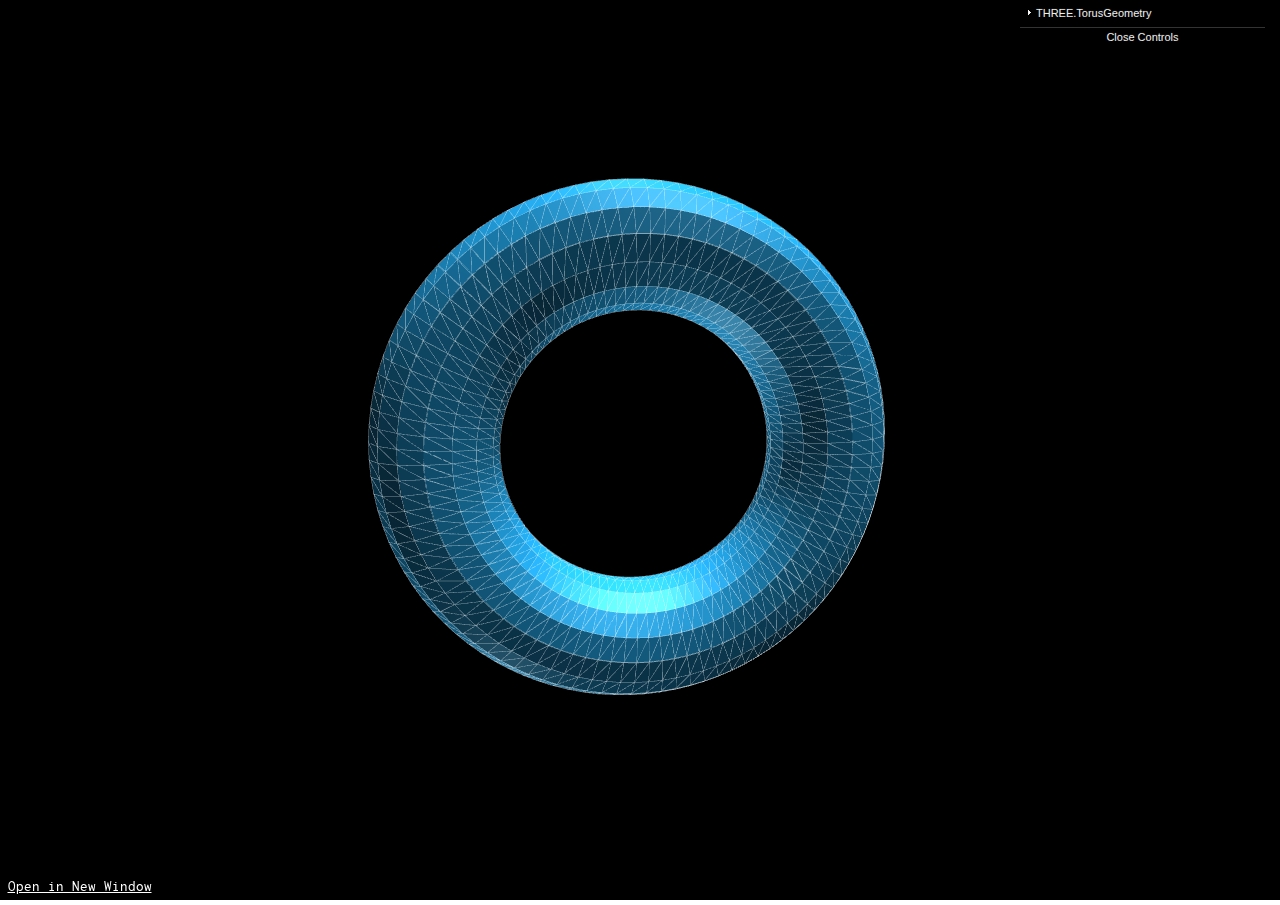
<file: docs/scenes/geometry-browser.html>
<!DOCTYPE html>
<html lang="en">
	<head>
		<meta charset="utf-8">
		<title>Three.js Geometry Browser</title>
		<style>
			@font-face {
				font-family: 'inconsolata';
				src: url('../files/inconsolata.woff') format('woff');
				font-weight: normal;
				font-style: normal;
			}

			body {
				margin:0;
				font-family: 'inconsolata';
				font-size: 15px;
				line-height: 18px;
				overflow: hidden;
			}

			canvas { width: 100%; height: 100% }

			#newWindow {
				display: block;
				position: absolute;
				bottom: 0.3em;
				left: 0.5em;
				color: #fff;
			}
		</style>
	</head>
	<body>

		<a id='newWindow' href='./geometry-browser.html' target='_blank'>Open in New Window</a>

		<script src="../../build/three.min.js"></script>
		<script src='../../examples/js/libs/dat.gui.min.js'></script>
		<script src="../../examples/js/controls/OrbitControls.js"></script>
		<script src="../../examples/js/ParametricGeometries.js"></script>

		<script src='js/geometry.js'></script>

		<script>

			document.getElementById( 'newWindow' ).href += window.location.hash;

			var gui = new dat.GUI();
			var scene = new THREE.Scene();
			var camera = new THREE.PerspectiveCamera( 75, window.innerWidth / window.innerHeight, 0.1, 50 );
			camera.position.z = 30;

			var renderer = new THREE.WebGLRenderer( { antialias: true } );
			renderer.setPixelRatio( window.devicePixelRatio );
			renderer.setSize( window.innerWidth, window.innerHeight );
			renderer.setClearColor( 0x000000, 1 );
			document.body.appendChild( renderer.domElement );

			var orbit = new THREE.OrbitControls( camera, renderer.domElement );
			orbit.enableZoom = false;

			var lights = [];
			lights[ 0 ] = new THREE.PointLight( 0xffffff, 1, 0 );
			lights[ 1 ] = new THREE.PointLight( 0xffffff, 1, 0 );
			lights[ 2 ] = new THREE.PointLight( 0xffffff, 1, 0 );

			lights[ 0 ].position.set( 0, 200, 0 );
			lights[ 1 ].position.set( 100, 200, 100 );
			lights[ 2 ].position.set( - 100, - 200, - 100 );

			scene.add( lights[ 0 ] );
			scene.add( lights[ 1 ] );
			scene.add( lights[ 2 ] );

			var group = new THREE.Group();

			var geometry = new THREE.BufferGeometry();
			geometry.addAttribute( 'position', new THREE.Float32BufferAttribute( [], 3 ) );

			var lineMaterial = new THREE.LineBasicMaterial( { color: 0xffffff, transparent: true, opacity: 0.5 } );
			var meshMaterial = new THREE.MeshPhongMaterial( { color: 0x156289, emissive: 0x072534, side: THREE.DoubleSide, flatShading: true } );

			group.add( new THREE.LineSegments( geometry, lineMaterial ) );
			group.add( new THREE.Mesh( geometry, meshMaterial ) );

			var options = chooseFromHash( group );

			scene.add( group );

			var prevFog = false;

			var render = function () {

				requestAnimationFrame( render );

				if ( ! options.fixed ) {

					group.rotation.x += 0.005;
					group.rotation.y += 0.005;

				}

				renderer.render( scene, camera );

			};

			window.addEventListener( 'resize', function () {

				camera.aspect = window.innerWidth / window.innerHeight;
				camera.updateProjectionMatrix();

				renderer.setSize( window.innerWidth, window.innerHeight );

			}, false );

			render();

		</script>
	</body>
</html>
</file>
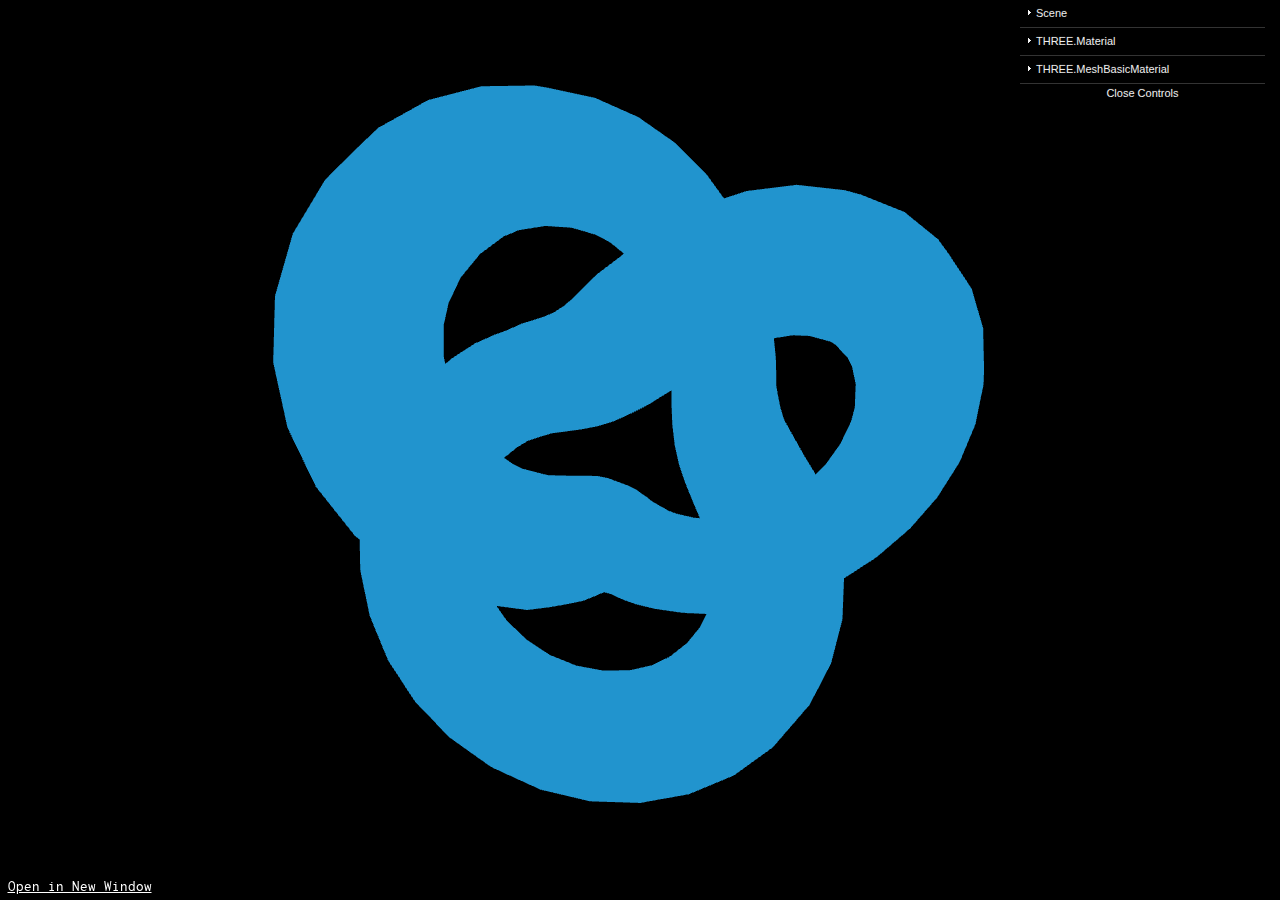
<file: docs/scenes/material-browser.html>
<!DOCTYPE html>
<html lang="en">
	<head>
		<meta charset="utf-8">
		<title>Three.js Material Browser</title>
		<style>
			@font-face {
				font-family: 'inconsolata';
				src: url('../files/inconsolata.woff') format('woff');
				font-weight: normal;
				font-style: normal;
			}

			body {
				margin:0;
				font-family: 'inconsolata';
				font-size: 15px;
				line-height: 18px;
				overflow: hidden;
			}

			canvas { width: 100%; height: 100% }

			#newWindow {
				display: block;
				position: absolute;
				bottom: 0.3em;
				left: 0.5em;
				color: #fff;
			}
		</style>
	</head>
	<body>

		<a id='newWindow' href='./material-browser.html' target='_blank'>Open in New Window</a>

		<script src="../../build/three.min.js"></script>
		<script src='../../examples/js/libs/dat.gui.min.js'></script>
		<script src='js/material.js'></script>

		<script>

			document.getElementById( 'newWindow' ).href += window.location.hash;

			var gui = new dat.GUI();
			var scene = new THREE.Scene();
			var camera = new THREE.PerspectiveCamera( 75, window.innerWidth / window.innerHeight, 10, 50 );
			camera.position.z = 30;

			var renderer = new THREE.WebGLRenderer( { antialias: true } );
			renderer.setPixelRatio( window.devicePixelRatio );
			renderer.setSize( window.innerWidth, window.innerHeight );
			renderer.setClearColor( 0x000000, 1 );
			document.body.appendChild( renderer.domElement );

			var ambientLight = new THREE.AmbientLight( 0x000000 );
			scene.add( ambientLight );

			var lights = [];
			lights[ 0 ] = new THREE.PointLight( 0xffffff, 1, 0 );
			lights[ 1 ] = new THREE.PointLight( 0xffffff, 1, 0 );
			lights[ 2 ] = new THREE.PointLight( 0xffffff, 1, 0 );

			lights[ 0 ].position.set( 0, 200, 0 );
			lights[ 1 ].position.set( 100, 200, 100 );
			lights[ 2 ].position.set( - 100, - 200, - 100 );

			scene.add( lights[ 0 ] );
			scene.add( lights[ 1 ] );
			scene.add( lights[ 2 ] );

			guiScene( gui, scene, camera );

			var geometry = new THREE.TorusKnotGeometry( 10, 3, 100, 16 );
			var mesh = new THREE.Mesh( geometry );

			generateVertexColors( geometry );

			mesh.material = chooseFromHash( gui, mesh, geometry );

			generateMorphTargets( mesh, geometry );

			scene.add( mesh );

			var prevFog = false;

			var render = function () {

				requestAnimationFrame( render );

				var time = Date.now() * 0.001;

				mesh.rotation.x += 0.005;
				mesh.rotation.y += 0.005;

				if ( prevFog !== scene.fog ) {

					mesh.material.needsUpdate = true;
					prevFog = scene.fog;

				}

				if ( mesh.morphTargetInfluences ) {

					mesh.morphTargetInfluences[ 0 ] = ( 1 + Math.sin( 4 * time ) ) / 2;

				}

				renderer.render( scene, camera );

			};

			window.addEventListener( 'resize', function () {

				camera.aspect = window.innerWidth / window.innerHeight;
				camera.updateProjectionMatrix();

				renderer.setSize( window.innerWidth, window.innerHeight );

			}, false );

			render();

		</script>
	</body>
</html>
</file>
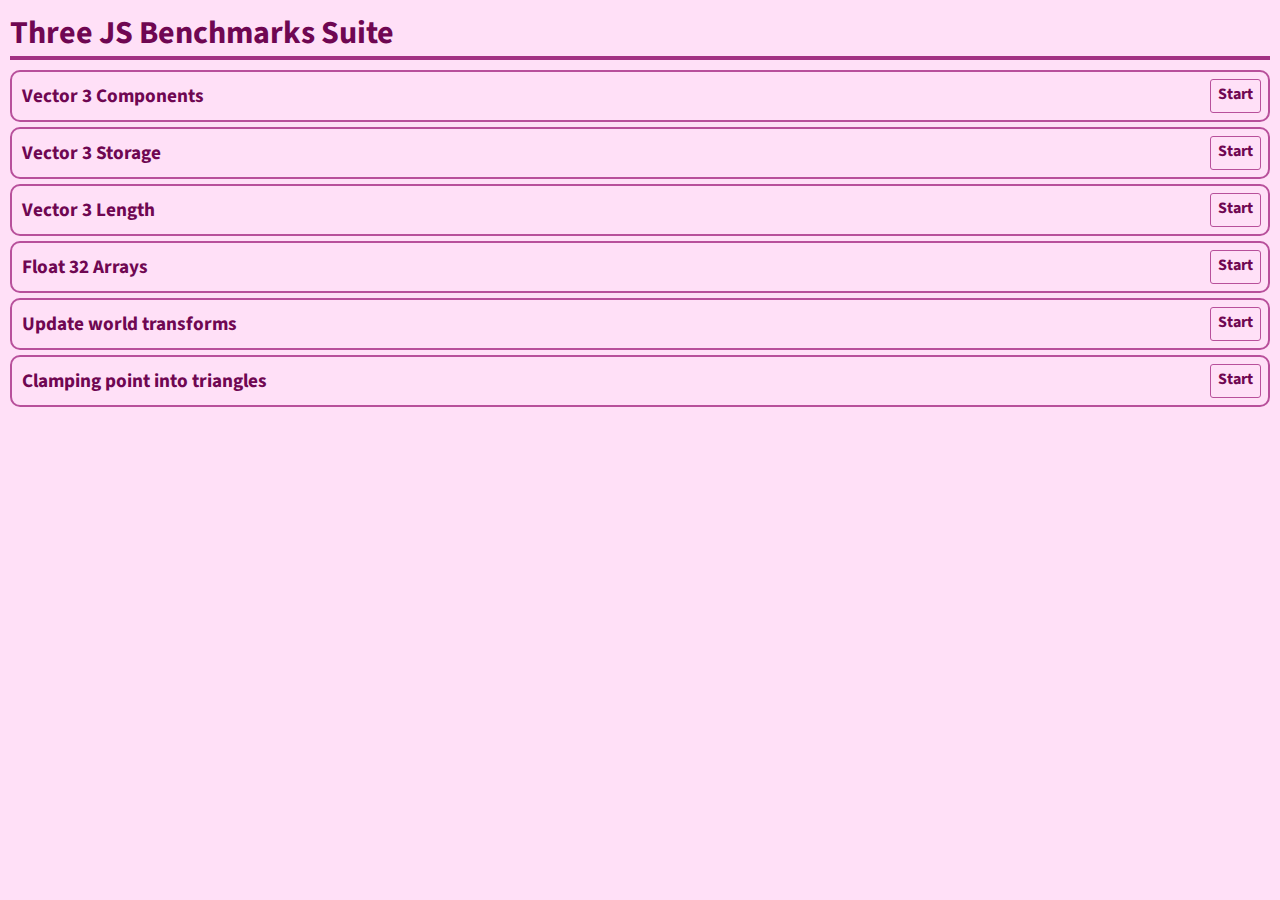
<file: test/benchmark/benchmarks.html>
<!DOCTYPE html>
<html>
  <head>
    <meta charset="utf-8">
    <title>ThreeJS Benchmark Tests - Using Files in /src</title>
    <link href="https://fonts.googleapis.com/css?family=Source+Sans+Pro:700" rel="stylesheet" type="text/css">
    <link href="normalize.css" rel="stylesheet" type="text/css">
    <link href="style.css" rel="stylesheet" type="text/css">
    <script src="../../build/three.min.js"></script>
    <script src="vendor/lodash.min.js"></script>
    <script src="vendor/benchmark-2.1.0.min.js"></script>
    <script src="benchmark.js"></script>

    <script src="core/Vector3Components.js"></script>
    <script src="core/Vector3Storage.js"></script>
    <script src="core/Vector3Length.js"></script>
    <script src="core/Float32Array.js"></script>
    <script src="core/UpdateMatrixWorld.js"></script>
    <script src="core/TriangleClosestPoint.js"></script>
  </head>
  <body>
    <header>
      <h1>Three JS Benchmarks Suite</h1>
    </header>
    <section>
    </section>

    <template id="suite">
      <article>
        <header>
          <h2></h2>
          <h3>Start</h3>
        </header>
        <div class="results">
          <div class"head">
            <p class="name">Name</p>
            <p class="ops">Ops / Sec</p>
            <p class="desv">±</p>
          </div>
        </div>
      </article>
    </template>

    <template id="suite-test">
      <div>
        <p class="name"></p>
        <p class="ops"></p>
        <p class="desv"></p>
    </div>
  </template>

</body>
</html>
</file>
<file: docs/index.css>
@font-face {
	font-family: 'inconsolata';
	src: url('files/inconsolata.woff') format('woff');
	font-weight: normal;
	font-style: normal;
}

*{
	box-sizing: border-box;
}

html {
	height: 100%;
}

body {
	background-color: #ffffff;
	margin: 0px;
	height: 100%;
	color: #555;
	font-family: 'inconsolata';
	font-size: 15px;
	line-height: 18px;
	overflow: hidden;
}

h1 {
	margin-top: 30px;
	margin-bottom: 40px;
	margin-left: 20px;
	font-size: 25px;
	font-weight: normal;
}

h2 {
	color: #454545;
	font-size: 18px;
	font-weight: normal;

	margin-top: 20px;
	margin-left: 20px;
}

h3 {
	color: #666;
	font-size: 16px;
	font-weight: normal;

	margin-top: 20px;
	margin-left: 20px;
}

a {
	color: #2194CE;
	text-decoration: none;
}

#panel {
	position: fixed;
	left: 0px;
	width: 260px;
	height: 100%;
	overflow: auto;
	background: #fafafa;
}

#panel ul {
	list-style-type: none;
	padding: 0px;
	margin-left: 20px;
}

iframe {
	position: absolute;
	border: 0px;
	left: 260px;
	width: calc(100% - 260px);
	height: 100%;
	overflow: auto;
}

.filterBlock{
	margin: 20px;
	position: relative;
}

.filterBlock p {
	margin: 0;
}

#filterInput {
	width: 100%;
	padding: 5px;
	font-family: inherit;
	font-size: 15px;
	outline: none;
	border: 1px solid #dedede;
}

#filterInput:focus{
	border: 1px solid #2194CE;
}

#clearFilterButton {
	position: absolute;
	right: 6px;
	top: 50%;
	margin-top: -8px;
	width: 16px;
	height: 16px;
	font-size: 14px;
	color: grey;
	text-align: center;
	line-height: 0;
	padding-top: 7px;
	opacity: .5;
}

#clearFilterButton:hover {
	opacity: 1;
}

.hidden {
	display: none;
}

#panel li b {
	font-weight: bold;
}

/* mobile */

#expandButton {
	display: none;
	position: absolute;
	right: 20px;
	top: 12px;
	width: 32px;
	height: 32px;
}

#expandButton span {
	height: 2px;
	background-color: #2194CE;
	width: 16px;
	position: absolute;
	left: 8px;
	top: 10px;
}

#expandButton span:nth-child(1) {
	top: 16px;
}

#expandButton span:nth-child(2) {
	top: 22px;
}

@media all and ( max-width: 640px ) {

	h1{
		margin-top: 20px;
		margin-bottom: 20px;
	}

	#panel{
		position: absolute;
		left: 0;
		top: 0;
		height: 100%;
		width: 100%;
		right: 0;
		z-index: 100;
		overflow: hidden;
		border-bottom: 1px solid #dedede;
	}

	#content{
		position: absolute;
		left: 0;
		top: 90px;
		right: 0;
		bottom: 0;
		font-size: 17px;
		line-height: 22px;
		overflow: auto;
	}

	#navigation{
		position: absolute;
		left: 0;
		top: 90px;
		right: 0;
		bottom: 0;
		font-size: 17px;
		line-height: 22px;
		overflow: auto;
	}

	iframe{
		position: absolute;
		left: 0;
		top: 56px;
		width: 100%;
		height: calc(100% - 56px);
	}

	#expandButton{
		display: block;
	}

	#panel.collapsed{
		height: 56px;
	}

}
</file>
<file: editor/css/main.css>
body {
	font-family: Helvetica, Arial, sans-serif;
	font-size: 14px;
	margin: 0;
	overflow: hidden;
}

hr {
	border: 0;
	border-top: 1px solid #ccc;
}

button {
	position: relative;
}

textarea {
	tab-size: 4;
	white-space: pre;
	word-wrap: normal;
}

	textarea.success {
		border-color: #8b8 !important;
	}

	textarea.fail {
		border-color: #f00 !important;
		background-color: rgba(255,0,0,0.05);
	}

textarea, input { outline: none; } /* osx */

.Panel {
	-moz-user-select: none;
	-webkit-user-select: none;
	-ms-user-select: none;

	/* No support for these yet */
	-o-user-select: none;
	user-select: none;
}

/* CodeMirror */

.CodeMirror {

	position: absolute !important;
	top: 37px;
	width: 100% !important;
	height: calc(100% - 37px) !important;

}

	.CodeMirror .errorLine {

		background: rgba(255,0,0,0.25);

	}

	.CodeMirror .esprima-error {

		color: #f00;
		text-align: right;
		padding: 0 20px;

	}

/* outliner */

#outliner .option {

	border: 1px solid transparent;
}

#outliner .option.drag {

	border: 1px dashed #999;

}

#outliner .option.dragTop {

	border-top: 1px dashed #999;

}

#outliner .option.dragBottom {

	border-bottom: 1px dashed #999;

}

#outliner .type {
	position:relative;
	top:-2px;
	padding: 0 2px;
	color: #ddd;
}

#outliner .type:after {
	content: '■';
}

#outliner .Scene {
	color: #ccccff;
}

#outliner .Object3D {
	color: #aaaaee;
}

#outliner .Mesh {
	color: #8888ee;
}

#outliner .Line {
	color: #88ee88;
}

#outliner .LineSegments {
	color: #88ee88;
}

#outliner .Points {
	color: #ee8888;
}

/* */

#outliner .PointLight {
	color: #dddd00;
}

/* */

#outliner .Geometry {
	color: #88ff88;
}

#outliner .BoxGeometry {
	color: #bbeebb;
}

#outliner .TorusGeometry {
	color: #aaeeaa;
}

/* */

#outliner .Material {
	color: #ff8888;
}

#outliner .MeshPhongMaterial {
	color: #ffaa88;
}

/* */

#outliner .Script:after {
	content: '{...}' /* ❮/❯ */
}
</file>
<file: editor/css/light.css>
button {
	color: #555;
	background-color: #ddd;
	border: 0px;
	padding: 5px 8px;
	text-transform: uppercase;
	cursor: pointer;
	outline: none;
}

	button:hover {
		background-color: #fff;
	}

	button.selected {
		background-color: #fff;
	}

input, textarea {
	border: 1px solid transparent;
	color: #444;
}

input.Number {
	color: #08f!important;
	font-size: 12px;
	border: 0px;
	padding: 2px;
	cursor: col-resize;
}

select {
	color: #666;
	background-color: #ddd;
	border: 0px;
	text-transform: uppercase;
	cursor: pointer;
	outline: none;
}

	select:hover {
		background-color: #fff;
	}

/* UI */

#viewport {
	position: absolute;
	top: 32px;
	left: 0;
	right: 300px;
	bottom: 0;
}

	#viewport #info {
		text-shadow: 1px 1px 0 rgba(0,0,0,0.25);
		pointer-events: none;
	}

#script {
	position: absolute;
	top: 32px;
	left: 0;
	right: 300px;
	bottom: 0;
	opacity: 0.9;
}

#player {
	position: absolute;
	top: 32px;
	left: 0;
	right: 300px;
	bottom: 0;
}

#menubar {
	position: absolute;
	width: 100%;
	height: 32px;
	background: #eee;
	padding: 0;
	margin: 0;
	right: 0;
	top: 0;
}

	#menubar .menu {
		float: left;
		cursor: pointer;
		padding-right: 8px;
	}

	#menubar .menu.right {
		float: right;
		cursor: auto;
		padding-right: 0;
		text-align: right;
	}

		#menubar .menu .title {
			display: inline-block;
			color: #888;
			margin: 0;
			padding: 8px;
		}

		#menubar .menu .options {
			position: fixed;
			display: none;
			padding: 5px 0;
			background: #eee;
			width: 150px;
			max-height: calc(100% - 80px);
			overflow: auto;
		}

		#menubar .menu:hover .options {
			display: block;
		}

			#menubar .menu .options hr {
				border-color: #ddd;
			}

			#menubar .menu .options .option {
				color: #666;
				background-color: transparent;
				padding: 5px 10px;
				margin: 0 !important;
			}

				#menubar .menu .options .option:hover {
					color: #fff;
					background-color: #08f;
				}

				#menubar .menu .options .option:active {
					color: #666;
					background: transparent;
				}

		#menubar .menu .options .inactive {
			color: #bbb;
			background-color: transparent;
			padding: 5px 10px;
			margin: 0 !important;
		}

#sidebar {
	position: absolute;
	right: 0;
	top: 32px;
	bottom: 0;
	width: 300px;
	background: #eee;
	overflow: auto;
}

	#sidebar * {
		vertical-align: middle;
	}

	#sidebar .Panel {
		color: #888;
		padding: 10px;
		border-top: 1px solid #ccc;
	}

	#sidebar .Panel.collapsed {
		margin-bottom: 0;
	}

	#sidebar .Row {
		min-height: 20px;
		margin-bottom: 10px;
	}

#tabs {
	background-color: #ddd;
	border-top: 1px solid #ccc;
}

	#tabs span {
		color: #aaa;
		border-right: 1px solid #ccc;
		padding: 10px;
	}

	#tabs span.selected {
		color: #888;
		background-color: #eee;
	}

#toolbar {
	position: absolute;
	left: calc(50% - 290px); /* ( ( 100% - 300px ) / 2.0 ) - 140px */
	width: 280px;
	bottom: 16px;
	height: 32px;
	background: #eee;
	color: #333;
}

	#toolbar * {
		vertical-align: middle;
	}

	#toolbar .Panel {
		padding: 4px;
		color: #888;
	}

	#toolbar button {
		margin-right: 6px;
	}

.Outliner {
	color: #444;
	background-color: #fff;
	padding: 0;
	width: 100%;
	height: 140px;
	font-size: 12px;
	cursor: default;
	overflow: auto;
	outline: none !important;
}

	.Outliner .option {
		padding: 4px;
		color: #666;
		white-space: nowrap;
	}

	.Outliner .option:hover {
		background-color: rgba(0,0,0,0.02);
	}

	.Outliner .option.active {
		background-color: rgba(0,0,0,0.04);
	}
</file>
<file: editor/js/libs/codemirror/codemirror.css>
/* BASICS */

.CodeMirror {
  /* Set height, width, borders, and global font properties here */
  font-family: monospace;
  height: 300px;
  color: black;
}

/* PADDING */

.CodeMirror-lines {
  padding: 4px 0; /* Vertical padding around content */
}
.CodeMirror pre {
  padding: 0 4px; /* Horizontal padding of content */
}

.CodeMirror-scrollbar-filler, .CodeMirror-gutter-filler {
  background-color: white; /* The little square between H and V scrollbars */
}

/* GUTTER */

.CodeMirror-gutters {
  border-right: 1px solid #ddd;
  background-color: #f7f7f7;
  white-space: nowrap;
}
.CodeMirror-linenumbers {}
.CodeMirror-linenumber {
  padding: 0 3px 0 5px;
  min-width: 20px;
  text-align: right;
  color: #999;
  white-space: nowrap;
}

.CodeMirror-guttermarker { color: black; }
.CodeMirror-guttermarker-subtle { color: #999; }

/* CURSOR */

.CodeMirror-cursor {
  border-left: 1px solid black;
  border-right: none;
  width: 0;
}
/* Shown when moving in bi-directional text */
.CodeMirror div.CodeMirror-secondarycursor {
  border-left: 1px solid silver;
}
.cm-fat-cursor .CodeMirror-cursor {
  width: auto;
  border: 0;
  background: #7e7;
}
.cm-fat-cursor div.CodeMirror-cursors {
  z-index: 1;
}

.cm-animate-fat-cursor {
  width: auto;
  border: 0;
  -webkit-animation: blink 1.06s steps(1) infinite;
  -moz-animation: blink 1.06s steps(1) infinite;
  animation: blink 1.06s steps(1) infinite;
  background-color: #7e7;
}
@-moz-keyframes blink {
  0% {}
  50% { background-color: transparent; }
  100% {}
}
@-webkit-keyframes blink {
  0% {}
  50% { background-color: transparent; }
  100% {}
}
@keyframes blink {
  0% {}
  50% { background-color: transparent; }
  100% {}
}

/* Can style cursor different in overwrite (non-insert) mode */
.CodeMirror-overwrite .CodeMirror-cursor {}

.cm-tab { display: inline-block; text-decoration: inherit; }

.CodeMirror-ruler {
  border-left: 1px solid #ccc;
  position: absolute;
}

/* DEFAULT THEME */

.cm-s-default .cm-header {color: blue;}
.cm-s-default .cm-quote {color: #090;}
.cm-negative {color: #d44;}
.cm-positive {color: #292;}
.cm-header, .cm-strong {font-weight: bold;}
.cm-em {font-style: italic;}
.cm-link {text-decoration: underline;}
.cm-strikethrough {text-decoration: line-through;}

.cm-s-default .cm-keyword {color: #708;}
.cm-s-default .cm-atom {color: #219;}
.cm-s-default .cm-number {color: #164;}
.cm-s-default .cm-def {color: #00f;}
.cm-s-default .cm-variable,
.cm-s-default .cm-punctuation,
.cm-s-default .cm-property,
.cm-s-default .cm-operator {}
.cm-s-default .cm-variable-2 {color: #05a;}
.cm-s-default .cm-variable-3 {color: #085;}
.cm-s-default .cm-comment {color: #a50;}
.cm-s-default .cm-string {color: #a11;}
.cm-s-default .cm-string-2 {color: #f50;}
.cm-s-default .cm-meta {color: #555;}
.cm-s-default .cm-qualifier {color: #555;}
.cm-s-default .cm-builtin {color: #30a;}
.cm-s-default .cm-bracket {color: #997;}
.cm-s-default .cm-tag {color: #170;}
.cm-s-default .cm-attribute {color: #00c;}
.cm-s-default .cm-hr {color: #999;}
.cm-s-default .cm-link {color: #00c;}

.cm-s-default .cm-error {color: #f00;}
.cm-invalidchar {color: #f00;}

.CodeMirror-composing { border-bottom: 2px solid; }

/* Default styles for common addons */

div.CodeMirror span.CodeMirror-matchingbracket {color: #0f0;}
div.CodeMirror span.CodeMirror-nonmatchingbracket {color: #f22;}
.CodeMirror-matchingtag { background: rgba(255, 150, 0, .3); }
.CodeMirror-activeline-background {background: #e8f2ff;}

/* STOP */

/* The rest of this file contains styles related to the mechanics of
   the editor. You probably shouldn't touch them. */

.CodeMirror {
  position: relative;
  overflow: hidden;
  background: white;
}

.CodeMirror-scroll {
  overflow: scroll !important; /* Things will break if this is overridden */
  /* 30px is the magic margin used to hide the element's real scrollbars */
  /* See overflow: hidden in .CodeMirror */
  margin-bottom: -30px; margin-right: -30px;
  padding-bottom: 30px;
  height: 100%;
  outline: none; /* Prevent dragging from highlighting the element */
  position: relative;
}
.CodeMirror-sizer {
  position: relative;
  border-right: 30px solid transparent;
}

/* The fake, visible scrollbars. Used to force redraw during scrolling
   before actual scrolling happens, thus preventing shaking and
   flickering artifacts. */
.CodeMirror-vscrollbar, .CodeMirror-hscrollbar, .CodeMirror-scrollbar-filler, .CodeMirror-gutter-filler {
  position: absolute;
  z-index: 6;
  display: none;
}
.CodeMirror-vscrollbar {
  right: 0; top: 0;
  overflow-x: hidden;
  overflow-y: scroll;
}
.CodeMirror-hscrollbar {
  bottom: 0; left: 0;
  overflow-y: hidden;
  overflow-x: scroll;
}
.CodeMirror-scrollbar-filler {
  right: 0; bottom: 0;
}
.CodeMirror-gutter-filler {
  left: 0; bottom: 0;
}

.CodeMirror-gutters {
  position: absolute; left: 0; top: 0;
  min-height: 100%;
  z-index: 3;
}
.CodeMirror-gutter {
  white-space: normal;
  height: 100%;
  display: inline-block;
  vertical-align: top;
  margin-bottom: -30px;
  /* Hack to make IE7 behave */
  *zoom:1;
  *display:inline;
}
.CodeMirror-gutter-wrapper {
  position: absolute;
  z-index: 4;
  background: none !important;
  border: none !important;
}
.CodeMirror-gutter-background {
  position: absolute;
  top: 0; bottom: 0;
  z-index: 4;
}
.CodeMirror-gutter-elt {
  position: absolute;
  cursor: default;
  z-index: 4;
}
.CodeMirror-gutter-wrapper {
  -webkit-user-select: none;
  -moz-user-select: none;
  user-select: none;
}

.CodeMirror-lines {
  cursor: text;
  min-height: 1px; /* prevents collapsing before first draw */
}
.CodeMirror pre {
  /* Reset some styles that the rest of the page might have set */
  -moz-border-radius: 0; -webkit-border-radius: 0; border-radius: 0;
  border-width: 0;
  background: transparent;
  font-family: inherit;
  font-size: inherit;
  margin: 0;
  white-space: pre;
  word-wrap: normal;
  line-height: inherit;
  color: inherit;
  z-index: 2;
  position: relative;
  overflow: visible;
  -webkit-tap-highlight-color: transparent;
  -webkit-font-variant-ligatures: none;
  font-variant-ligatures: none;
}
.CodeMirror-wrap pre {
  word-wrap: break-word;
  white-space: pre-wrap;
  word-break: normal;
}

.CodeMirror-linebackground {
  position: absolute;
  left: 0; right: 0; top: 0; bottom: 0;
  z-index: 0;
}

.CodeMirror-linewidget {
  position: relative;
  z-index: 2;
  overflow: auto;
}

.CodeMirror-widget {}

.CodeMirror-code {
  outline: none;
}

/* Force content-box sizing for the elements where we expect it */
.CodeMirror-scroll,
.CodeMirror-sizer,
.CodeMirror-gutter,
.CodeMirror-gutters,
.CodeMirror-linenumber {
  -moz-box-sizing: content-box;
  box-sizing: content-box;
}

.CodeMirror-measure {
  position: absolute;
  width: 100%;
  height: 0;
  overflow: hidden;
  visibility: hidden;
}

.CodeMirror-cursor { position: absolute; }
.CodeMirror-measure pre { position: static; }

div.CodeMirror-cursors {
  visibility: hidden;
  position: relative;
  z-index: 3;
}
div.CodeMirror-dragcursors {
  visibility: visible;
}

.CodeMirror-focused div.CodeMirror-cursors {
  visibility: visible;
}

.CodeMirror-selected { background: #d9d9d9; }
.CodeMirror-focused .CodeMirror-selected { background: #d7d4f0; }
.CodeMirror-crosshair { cursor: crosshair; }
.CodeMirror-line::selection, .CodeMirror-line > span::selection, .CodeMirror-line > span > span::selection { background: #d7d4f0; }
.CodeMirror-line::-moz-selection, .CodeMirror-line > span::-moz-selection, .CodeMirror-line > span > span::-moz-selection { background: #d7d4f0; }

.cm-searching {
  background: #ffa;
  background: rgba(255, 255, 0, .4);
}

/* IE7 hack to prevent it from returning funny offsetTops on the spans */
.CodeMirror span { *vertical-align: text-bottom; }

/* Used to force a border model for a node */
.cm-force-border { padding-right: .1px; }

@media print {
  /* Hide the cursor when printing */
  .CodeMirror div.CodeMirror-cursors {
    visibility: hidden;
  }
}

/* See issue #2901 */
.cm-tab-wrap-hack:after { content: ''; }

/* Help users use markselection to safely style text background */
span.CodeMirror-selectedtext { background: none; }
</file>
<file: editor/js/libs/codemirror/theme/monokai.css>
/* Based on Sublime Text's Monokai theme */

.cm-s-monokai.CodeMirror { background: #272822; color: #f8f8f2; }
.cm-s-monokai div.CodeMirror-selected { background: #49483E; }
.cm-s-monokai .CodeMirror-line::selection, .cm-s-monokai .CodeMirror-line > span::selection, .cm-s-monokai .CodeMirror-line > span > span::selection { background: rgba(73, 72, 62, .99); }
.cm-s-monokai .CodeMirror-line::-moz-selection, .cm-s-monokai .CodeMirror-line > span::-moz-selection, .cm-s-monokai .CodeMirror-line > span > span::-moz-selection { background: rgba(73, 72, 62, .99); }
.cm-s-monokai .CodeMirror-gutters { background: #272822; border-right: 0px; }
.cm-s-monokai .CodeMirror-guttermarker { color: white; }
.cm-s-monokai .CodeMirror-guttermarker-subtle { color: #d0d0d0; }
.cm-s-monokai .CodeMirror-linenumber { color: #d0d0d0; }
.cm-s-monokai .CodeMirror-cursor { border-left: 1px solid #f8f8f0; }

.cm-s-monokai span.cm-comment { color: #75715e; }
.cm-s-monokai span.cm-atom { color: #ae81ff; }
.cm-s-monokai span.cm-number { color: #ae81ff; }

.cm-s-monokai span.cm-property, .cm-s-monokai span.cm-attribute { color: #a6e22e; }
.cm-s-monokai span.cm-keyword { color: #f92672; }
.cm-s-monokai span.cm-builtin { color: #66d9ef; }
.cm-s-monokai span.cm-string { color: #e6db74; }

.cm-s-monokai span.cm-variable { color: #f8f8f2; }
.cm-s-monokai span.cm-variable-2 { color: #9effff; }
.cm-s-monokai span.cm-variable-3 { color: #66d9ef; }
.cm-s-monokai span.cm-def { color: #fd971f; }
.cm-s-monokai span.cm-bracket { color: #f8f8f2; }
.cm-s-monokai span.cm-tag { color: #f92672; }
.cm-s-monokai span.cm-header { color: #ae81ff; }
.cm-s-monokai span.cm-link { color: #ae81ff; }
.cm-s-monokai span.cm-error { background: #f92672; color: #f8f8f0; }

.cm-s-monokai .CodeMirror-activeline-background { background: #373831; }
.cm-s-monokai .CodeMirror-matchingbracket {
  text-decoration: underline;
  color: white !important;
}
</file>
<file: editor/js/libs/codemirror/addon/dialog.css>
.CodeMirror-dialog {
  position: absolute;
  left: 0; right: 0;
  background: inherit;
  z-index: 15;
  padding: .1em .8em;
  overflow: hidden;
  color: inherit;
}

.CodeMirror-dialog-top {
  border-bottom: 1px solid #eee;
  top: 0;
}

.CodeMirror-dialog-bottom {
  border-top: 1px solid #eee;
  bottom: 0;
}

.CodeMirror-dialog input {
  border: none;
  outline: none;
  background: transparent;
  width: 20em;
  color: inherit;
  font-family: monospace;
}

.CodeMirror-dialog button {
  font-size: 70%;
}
</file>
<file: editor/js/libs/codemirror/addon/show-hint.css>
.CodeMirror-hints {
  position: absolute;
  z-index: 10;
  overflow: hidden;
  list-style: none;

  margin: 0;
  padding: 2px;

  -webkit-box-shadow: 2px 3px 5px rgba(0,0,0,.2);
  -moz-box-shadow: 2px 3px 5px rgba(0,0,0,.2);
  box-shadow: 2px 3px 5px rgba(0,0,0,.2);
  border-radius: 3px;
  border: 1px solid silver;

  background: white;
  font-size: 90%;
  font-family: monospace;

  max-height: 20em;
  overflow-y: auto;
}

.CodeMirror-hint {
  margin: 0;
  padding: 0 4px;
  border-radius: 2px;
  max-width: 19em;
  overflow: hidden;
  white-space: pre;
  color: black;
  cursor: pointer;
}

li.CodeMirror-hint-active {
  background: #08f;
  color: white;
}
</file>
<file: editor/js/libs/codemirror/addon/tern.css>
.CodeMirror-Tern-completion {
  padding-left: 22px;
  position: relative;
}
.CodeMirror-Tern-completion:before {
  position: absolute;
  left: 2px;
  bottom: 2px;
  border-radius: 50%;
  font-size: 12px;
  font-weight: bold;
  height: 15px;
  width: 15px;
  line-height: 16px;
  text-align: center;
  color: white;
  -moz-box-sizing: border-box;
  box-sizing: border-box;
}
.CodeMirror-Tern-completion-unknown:before {
  content: "?";
  background: #4bb;
}
.CodeMirror-Tern-completion-object:before {
  content: "O";
  background: #77c;
}
.CodeMirror-Tern-completion-fn:before {
  content: "F";
  background: #7c7;
}
.CodeMirror-Tern-completion-array:before {
  content: "A";
  background: #c66;
}
.CodeMirror-Tern-completion-number:before {
  content: "1";
  background: #999;
}
.CodeMirror-Tern-completion-string:before {
  content: "S";
  background: #999;
}
.CodeMirror-Tern-completion-bool:before {
  content: "B";
  background: #999;
}

.CodeMirror-Tern-completion-guess {
  color: #999;
}

.CodeMirror-Tern-tooltip {
  border: 1px solid silver;
  border-radius: 3px;
  color: #444;
  padding: 2px 5px;
  font-size: 90%;
  font-family: monospace;
  background-color: white;
  white-space: pre-wrap;

  max-width: 40em;
  position: absolute;
  z-index: 10;
  -webkit-box-shadow: 2px 3px 5px rgba(0,0,0,.2);
  -moz-box-shadow: 2px 3px 5px rgba(0,0,0,.2);
  box-shadow: 2px 3px 5px rgba(0,0,0,.2);

  transition: opacity 1s;
  -moz-transition: opacity 1s;
  -webkit-transition: opacity 1s;
  -o-transition: opacity 1s;
  -ms-transition: opacity 1s;
}

.CodeMirror-Tern-hint-doc {
  max-width: 25em;
  margin-top: -3px;
}

.CodeMirror-Tern-fname { color: black; }
.CodeMirror-Tern-farg { color: #70a; }
.CodeMirror-Tern-farg-current { text-decoration: underline; }
.CodeMirror-Tern-type { color: #07c; }
.CodeMirror-Tern-fhint-guess { opacity: .7; }
</file>
<file: test/benchmark/style.css>
html{
        background-color: #FFE0F7;
}

body{
    font-family: 'Source Sans Pro', sans-serif;
}

header{

}
header h1{
    color: #6F0752;
    border-bottom: 4px solid #A23183;
    margin: 10px;
}

article{
    border: 2px solid #B8509B;
    margin:5px 10px;
    border-radius:10px;
}

article header{

    display: flex;
}

article h2{
    color:#6F0752;
    font-size:1.2em;
    margin:10px;
    flex-grow:1;
}

article h3{
    color:#6F0752;
    font-size:1.0em;
    margin:7px;
    text-align:right;
    flex-grow:0;
    background:transparent;
    border: 1px solid  #B8509B;
    border-radius:3px;
    padding:3px 7px;
    cursor:pointer;
}

article h3:hover{
    color:#6F0752;
    font-size:1.0em;
    margin:7px;
    text-align:right;
    flex-grow:0;
    background:transparent;
    border: 1px solid  #B8509B;
    border-radius:3px;
    padding:3px 7px;
}

article .results{
    margin:0 10px 10px;
    display:none;
}
article .results > div{
    display: flex;
}
article .results > div p{
    color:#6F0752;
    flex-grow: 1;
    margin: 0 3px;
    font-size:0.8em;
}

.results > div:nth-child(1){
    margin-bottom: 3px;
    border-bottom: 1px solid #A23183;
}

.results > div:nth-child(2){
    background: #6F0752;
}

.results > div:nth-child(2) p{
    color: #FFE0F7;
}

.results .name{
    flex-basis:60%;
}
.results .time{
    flex-basis:20%;
}
.results .desv{
    flex-basis:20%;
}
</file>
